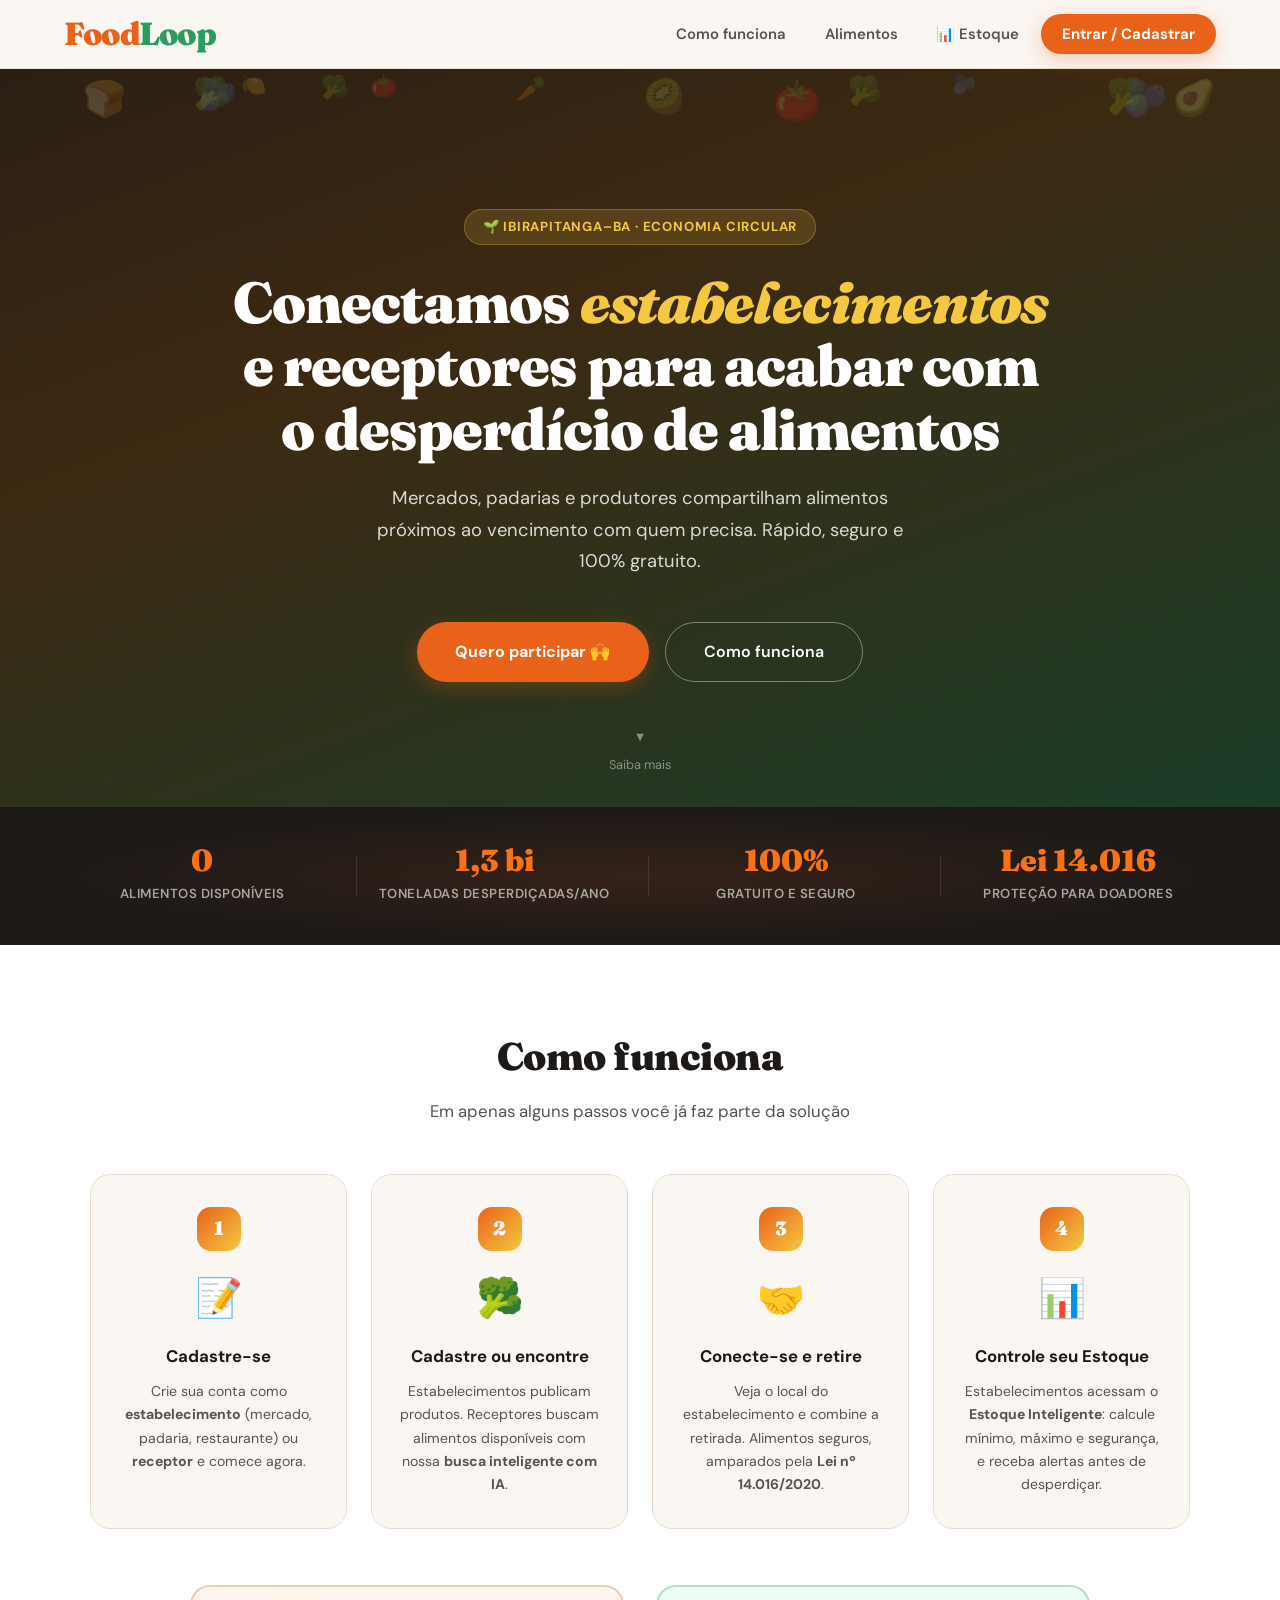
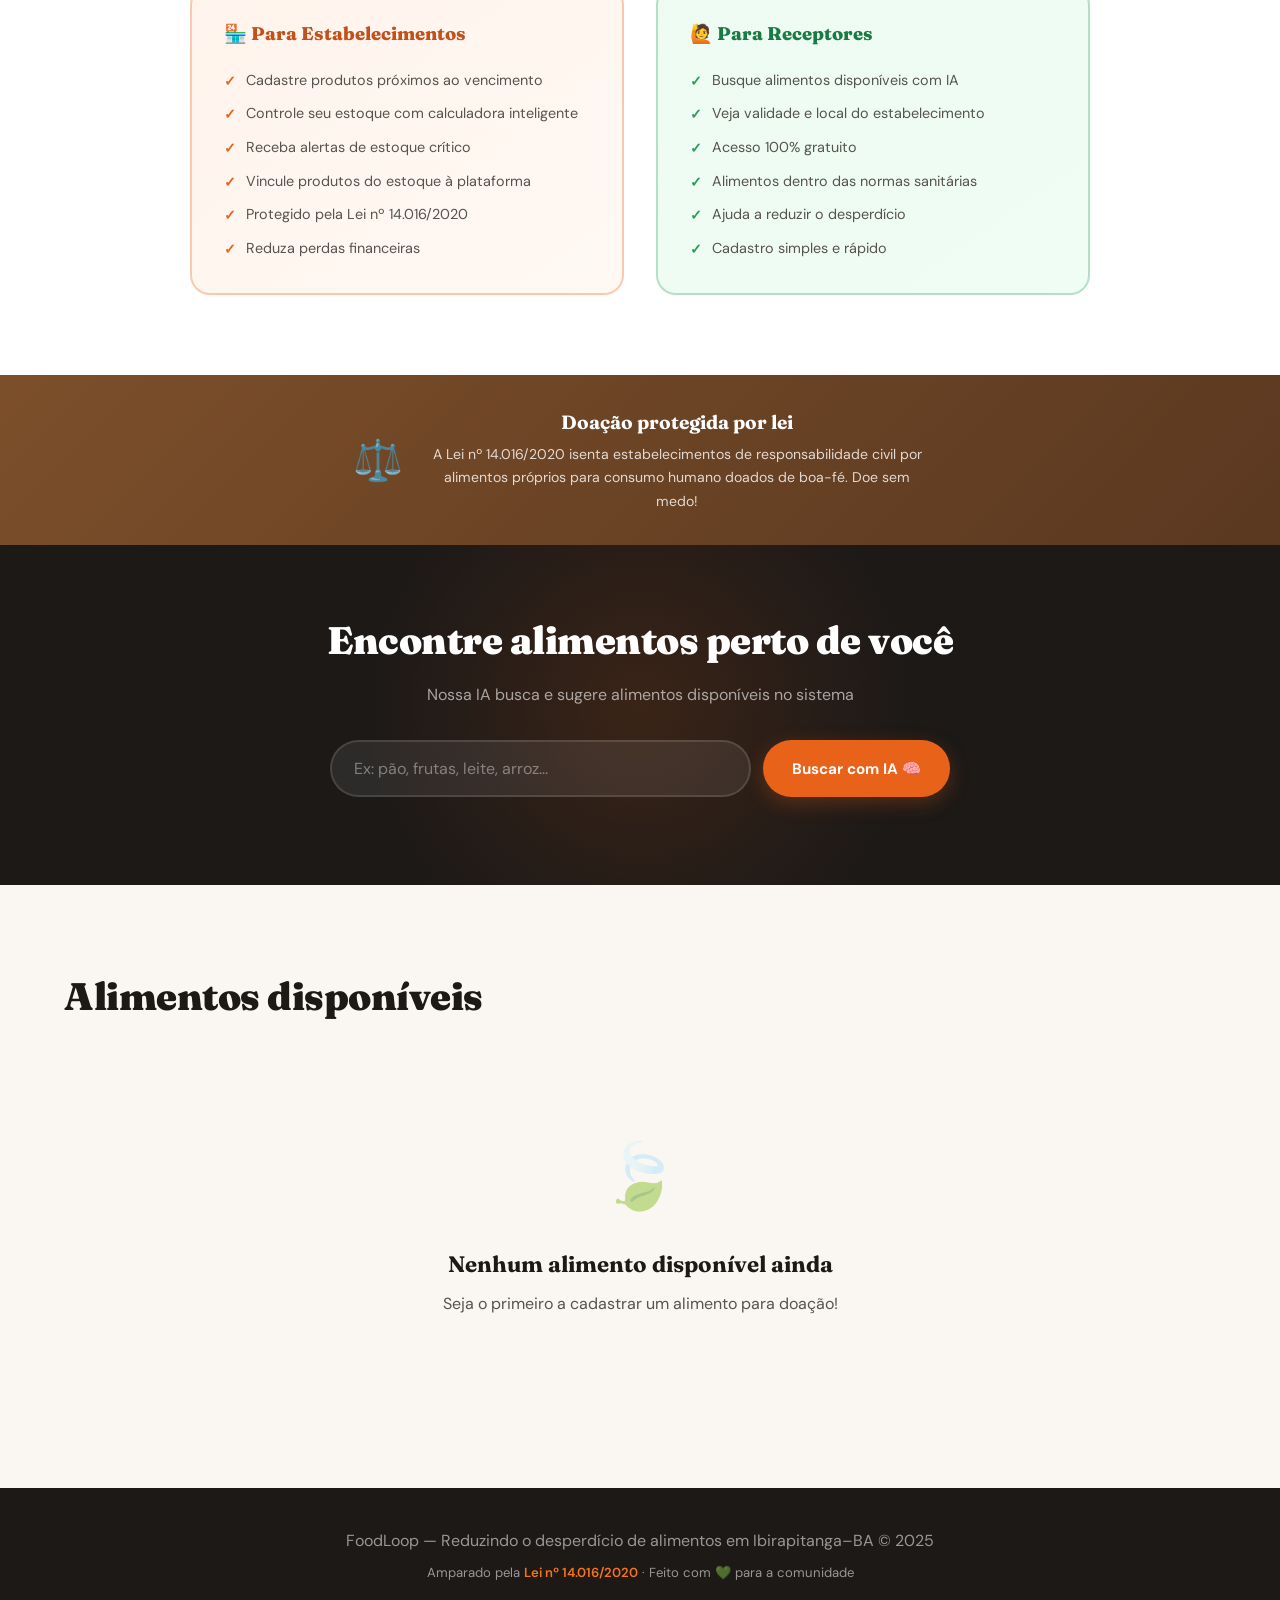
<file: index.html>
<!DOCTYPE html>
<html lang="pt-BR">
<head>
  <meta charset="UTF-8">
  <meta name="viewport" content="width=device-width, initial-scale=1.0">
  <title>FoodLoop — Conectando Alimentos, Evitando Desperdício</title>
  <meta name="description" content="Plataforma gratuita que conecta estabelecimentos e receptores de alimentos em Ibirapitanga-BA. Reduza o desperdício, ajude quem precisa.">
  <link rel="stylesheet" href="style.css">
</head>
<body>

  <header>
    <div class="logo">Food<span>Loop</span></div>
    <nav>
      <a href="#como-funciona">Como funciona</a>
      <a href="#alimentos">Alimentos</a>
      <a href="estoque.html">📊 Estoque</a>
      <span id="user-area"></span>
    </nav>
  </header>

  <main>

    <!-- HERO -->
    <section class="hero">
      <div class="hero-particles"></div>
      <div class="hero-content">
        <span class="hero-badge">🌱 Ibirapitanga–BA · Economia Circular</span>
        <h1>Conectamos <em>estabelecimentos</em> e receptores para acabar com o desperdício de alimentos</h1>
        <p>Mercados, padarias e produtores compartilham alimentos próximos ao vencimento com quem precisa. Rápido, seguro e 100% gratuito.</p>
        <div class="hero-btns">
          <a href="cadastro.html" class="btn-cta">Quero participar 🙌</a>
          <a href="#como-funciona" class="btn-cta-outline">Como funciona</a>
        </div>
      </div>
      <div class="hero-scroll-hint">
        <span>▼</span>
        <span>Saiba mais</span>
      </div>
    </section>

    <!-- STATS -->
    <div class="stats-strip">
      <div class="stat-item">
        <strong id="stat-alimentos">0</strong>
        <span>Alimentos disponíveis</span>
      </div>
      <div class="stat-item">
        <strong>1,3 bi</strong>
        <span>Toneladas desperdiçadas/ano</span>
      </div>
      <div class="stat-item">
        <strong>100%</strong>
        <span>Gratuito e seguro</span>
      </div>
      <div class="stat-item">
        <strong>Lei 14.016</strong>
        <span>Proteção para doadores</span>
      </div>
    </div>

    <!-- COMO FUNCIONA -->
    <section id="como-funciona">
      <h2>Como funciona</h2>
      <p class="secao-subtitulo">Em apenas alguns passos você já faz parte da solução</p>

      <div class="passos-grid">
        <div class="passo-card">
          <div class="passo-numero">1</div>
          <span class="passo-icon">📝</span>
          <h3>Cadastre-se</h3>
          <p>Crie sua conta como <strong>estabelecimento</strong> (mercado, padaria, restaurante) ou <strong>receptor</strong> e comece agora.</p>
        </div>
        <div class="passo-card">
          <div class="passo-numero">2</div>
          <span class="passo-icon">🥦</span>
          <h3>Cadastre ou encontre</h3>
          <p>Estabelecimentos publicam produtos. Receptores buscam alimentos disponíveis com nossa <strong>busca inteligente com IA</strong>.</p>
        </div>
        <div class="passo-card">
          <div class="passo-numero">3</div>
          <span class="passo-icon">🤝</span>
          <h3>Conecte-se e retire</h3>
          <p>Veja o local do estabelecimento e combine a retirada. Alimentos seguros, amparados pela <strong>Lei nº 14.016/2020</strong>.</p>
        </div>
        <div class="passo-card">
          <div class="passo-numero">4</div>
          <span class="passo-icon">📊</span>
          <h3>Controle seu Estoque</h3>
          <p>Estabelecimentos acessam o <strong>Estoque Inteligente</strong>: calcule mínimo, máximo e segurança, e receba alertas antes de desperdiçar.</p>
        </div>
      </div>

      <div class="tipo-uso">
        <div class="tipo-card doador">
          <h3>🏪 Para Estabelecimentos</h3>
          <ul>
            <li>Cadastre produtos próximos ao vencimento</li>
            <li>Controle seu estoque com calculadora inteligente</li>
            <li>Receba alertas de estoque crítico</li>
            <li>Vincule produtos do estoque à plataforma</li>
            <li>Protegido pela Lei nº 14.016/2020</li>
            <li>Reduza perdas financeiras</li>
          </ul>
        </div>
        <div class="tipo-card receptor">
          <h3>🙋 Para Receptores</h3>
          <ul>
            <li>Busque alimentos disponíveis com IA</li>
            <li>Veja validade e local do estabelecimento</li>
            <li>Acesso 100% gratuito</li>
            <li>Alimentos dentro das normas sanitárias</li>
            <li>Ajuda a reduzir o desperdício</li>
            <li>Cadastro simples e rápido</li>
          </ul>
        </div>
      </div>
    </section>

    <!-- LEI BANNER -->
    <div class="lei-banner">
      <span class="lei-icon">⚖️</span>
      <div>
        <h3>Doação protegida por lei</h3>
        <p>A Lei nº 14.016/2020 isenta estabelecimentos de responsabilidade civil por alimentos próprios para consumo humano doados de boa-fé. Doe sem medo!</p>
      </div>
    </div>

    <!-- BUSCA COM IA -->
    <section class="busca-ia">
      <h2>Encontre alimentos perto de você</h2>
      <p>Nossa IA busca e sugere alimentos disponíveis no sistema</p>
      <div class="search-box">
        <input type="text" id="busca" placeholder="Ex: pão, frutas, leite, arroz..." />
        <button id="btn-busca">Buscar com IA 🧠</button>
      </div>
      <div id="resultados-busca"></div>
    </section>

    <!-- ALIMENTOS DISPONÍVEIS -->
    <section id="alimentos">
      <div class="secao-header">
        <h2>Alimentos disponíveis</h2>
        <a href="cadastro-alimento.html" id="btn-cadastrar-alimento" class="btn-adicionar-alimento" style="display: none;">➕ Cadastrar Alimento</a>
      </div>
      <div id="lista-alimentos" class="grid-alimentos">
        <!-- Preenchido via JavaScript -->
      </div>
    </section>

  </main>

  <footer>
    <p>FoodLoop — Reduzindo o desperdício de alimentos em Ibirapitanga–BA &copy; 2025</p>
    <p style="margin-top:0.5rem;font-size:0.82rem;">Amparado pela <a href="#">Lei nº 14.016/2020</a> · Feito com 💚 para a comunidade</p>
  </footer>

  <script src="script.js"></script>
</body>
</html>
</file>
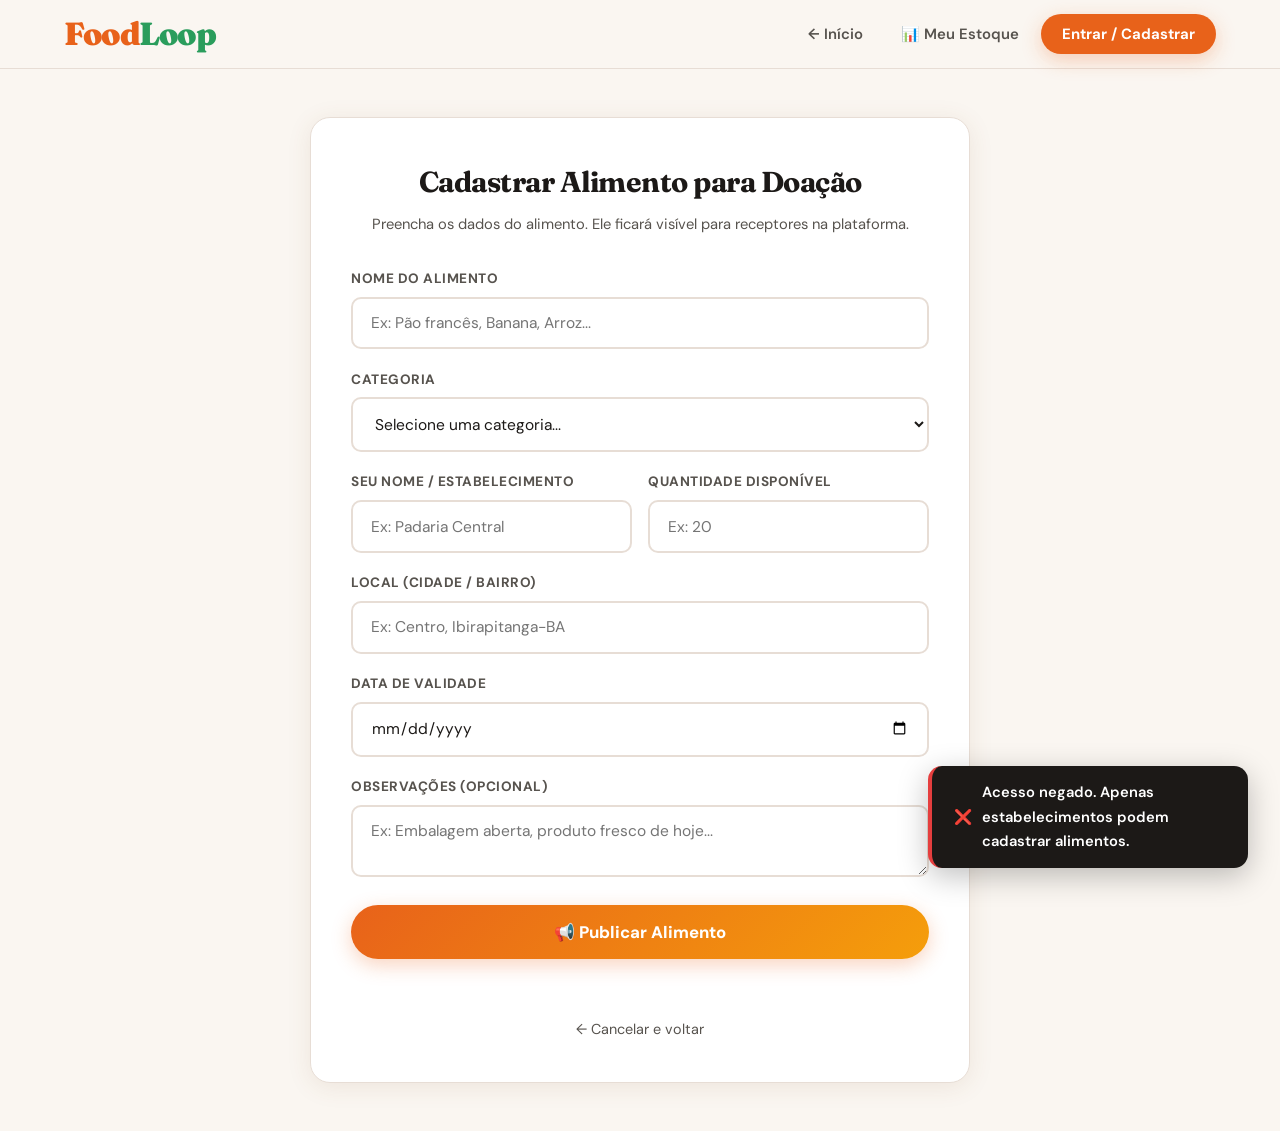
<file: cadastro-alimento.html>
<!DOCTYPE html>
<html lang="pt-BR">
<head>
  <meta charset="UTF-8">
  <meta name="viewport" content="width=device-width, initial-scale=1.0">
  <title>FoodLoop - Cadastrar Alimento</title>
  <link rel="stylesheet" href="style.css">
  <style>
    main {
      background: var(--creme);
      min-height: calc(100vh - 72px);
      padding: 3rem 1rem;
      display: flex;
      justify-content: center;
    }

    .form-card {
      background: var(--branco);
      border-radius: var(--radius);
      padding: 2.5rem;
      max-width: 660px;
      width: 100%;
      box-shadow: var(--sombra);
      border: 1.5px solid var(--borda);
      height: fit-content;
      animation: heroFadeUp 0.7s cubic-bezier(0.16, 1, 0.3, 1) both;
    }

    .form-card h2 {
      font-family: 'Fraunces', serif;
      font-size: 1.8rem;
      margin-bottom: 0.4rem;
      color: var(--cinza-escuro);
      text-align: center;
      letter-spacing: -0.5px;
    }

    .form-card > p {
      text-align: center;
      color: var(--cinza-medio);
      margin-bottom: 2rem;
      font-size: 0.92rem;
    }

    #aviso-estoque {
      display: none;
      background: var(--verde-claro);
      border: 1.5px solid rgba(42,157,92,0.25);
      border-radius: var(--radius-sm);
      padding: 1rem 1.2rem;
      margin-bottom: 1.5rem;
      font-size: 0.9rem;
      color: var(--cinza-medio);
      display: none;
      align-items: center;
      gap: 0.75rem;
      flex-wrap: wrap;
    }

    .btn-importar {
      background: var(--verde);
      color: white;
      border: none;
      padding: 0.4rem 1rem;
      border-radius: var(--radius-pill);
      cursor: pointer;
      font-size: 0.83rem;
      font-weight: 700;
      font-family: 'DM Sans', sans-serif;
      transition: all var(--transition);
      white-space: nowrap;
    }

    .btn-importar:hover {
      background: var(--verde-escuro);
      transform: translateY(-1px);
    }
  </style>
</head>
<body>

  <header>
    <div class="logo">Food<span>Loop</span></div>
    <nav>
      <a href="index.html">← Início</a>
      <a href="estoque.html">📊 Meu Estoque</a>
      <span id="user-area"></span>
    </nav>
  </header>

  <main>
    <div class="form-card">
      <h2>Cadastrar Alimento para Doação</h2>
      <p>Preencha os dados do alimento. Ele ficará visível para receptores na plataforma.</p>

      <div id="aviso-estoque">
        <span>💡 <strong>Dica:</strong> Você tem produtos no seu estoque!</span>
        <button class="btn-importar" onclick="abrirModalEstoque()">📦 Importar do Estoque</button>
      </div>

      <form id="form-alimento">
        <label for="nome-alimento">Nome do Alimento</label>
        <input type="text" id="nome-alimento" name="nome-alimento" placeholder="Ex: Pão francês, Banana, Arroz..." required>

        <label for="categoria">Categoria</label>
        <select id="categoria" name="categoria">
          <option value="">Selecione uma categoria...</option>
          <option value="🍞 Padaria">🍞 Padaria / Panificados</option>
          <option value="🥦 Hortifruti">🥦 Hortifruti / Vegetais</option>
          <option value="🍎 Frutas">🍎 Frutas</option>
          <option value="🥛 Laticínios">🥛 Laticínios</option>
          <option value="🥩 Proteínas">🥩 Carnes / Proteínas</option>
          <option value="🍚 Grãos">🍚 Grãos / Cereais</option>
          <option value="🧃 Bebidas">🧃 Bebidas</option>
          <option value="🥡 Outros">🥡 Outros</option>
        </select>

        <div class="form-row">
          <div>
            <label for="doador-alimento">Seu nome / estabelecimento</label>
            <input type="text" id="doador-alimento" name="doador-alimento" placeholder="Ex: Padaria Central" required>
          </div>
          <div>
            <label for="quantidade-alimento">Quantidade disponível</label>
            <input type="number" id="quantidade-alimento" name="quantidade-alimento" placeholder="Ex: 20" min="1">
          </div>
        </div>

        <label for="local-alimento">Local (cidade / bairro)</label>
        <input type="text" id="local-alimento" name="local-alimento" placeholder="Ex: Centro, Ibirapitanga-BA" required>

        <label for="validade-alimento">Data de validade</label>
        <input type="date" id="validade-alimento" name="validade-alimento" required>

        <label for="obs-alimento">Observações (opcional)</label>
        <textarea id="obs-alimento" name="obs-alimento" rows="2" placeholder="Ex: Embalagem aberta, produto fresco de hoje..." style="resize:vertical;"></textarea>

        <button type="submit">📢 Publicar Alimento</button>
      </form>

      <div id="mensagem-alimento"></div>
      <a href="index.html" class="link-voltar">← Cancelar e voltar</a>
    </div>
  </main>

  <!-- Modal importar do estoque -->
  <div id="modal-estoque" class="modal-overlay">
    <div class="modal">
      <button class="modal-fechar" onclick="fecharModalEstoque()">✕</button>
      <h3>📦 Importar do Estoque</h3>
      <p style="color:var(--cinza-medio);font-size:0.9rem;margin-bottom:1.5rem;">Selecione um produto para preencher o formulário automaticamente.</p>
      <div id="lista-estoque-modal"></div>
    </div>
  </div>

  <script src="script.js"></script>
  <script>
    // Verificar se o usuário é estabelecimento (doador), senão redirecionar
    const tipoUsuario = localStorage.getItem('foodloop_user_tipo');
    if (tipoUsuario !== 'doador') {
      mostrarToast('Acesso negado. Apenas estabelecimentos podem cadastrar alimentos.', 'erro');
      setTimeout(() => { window.location.href = 'index.html'; }, 2000);
    }

    document.getElementById('validade-alimento').min = new Date().toISOString().split('T')[0];

    const usuario = localStorage.getItem('foodloop_user');
    const userLocal = localStorage.getItem('foodloop_user_local');
    if (usuario) document.getElementById('doador-alimento').value = usuario;
    if (userLocal) document.getElementById('local-alimento').value = userLocal;

    const estoque = JSON.parse(localStorage.getItem('foodloop_estoque')) || [];
    if (estoque.length > 0) {
      document.getElementById('aviso-estoque').style.display = 'flex';
    }

    function abrirModalEstoque() {
      const estoqueAtual = JSON.parse(localStorage.getItem('foodloop_estoque')) || [];
      const lista = document.getElementById('lista-estoque-modal');

      if (estoqueAtual.length === 0) {
        lista.innerHTML = '<p style="color:var(--cinza-medio);text-align:center;padding:1rem;">Nenhum produto no estoque.</p>';
      } else {
        lista.innerHTML = estoqueAtual.map(p => `
          <div onclick="importarProduto(${p.id})" style="cursor:pointer;padding:0.9rem 1rem;border:2px solid var(--borda);border-radius:var(--radius-sm);margin-bottom:0.6rem;transition:all 0.2s;display:flex;justify-content:space-between;align-items:center;" onmouseover="this.style.borderColor='var(--laranja)';this.style.background='var(--laranja-claro)'" onmouseout="this.style.borderColor='var(--borda)';this.style.background='white'">
            <div>
              <strong>${p.nome}</strong>
              <span style="display:block;font-size:0.82rem;color:var(--cinza-medio);">${p.quantidade} unidades disponíveis</span>
            </div>
            <span style="font-size:1.4rem;">${window.emojiAlimento ? window.emojiAlimento(p.nome) : '🥡'}</span>
          </div>
        `).join('');
      }

      document.getElementById('modal-estoque').classList.add('aberto');
    }

    function fecharModalEstoque() {
      document.getElementById('modal-estoque').classList.remove('aberto');
    }

    function importarProduto(id) {
      const estoqueAtual = JSON.parse(localStorage.getItem('foodloop_estoque')) || [];
      const produto = estoqueAtual.find(p => p.id === id);
      if (produto) {
        document.getElementById('nome-alimento').value = produto.nome;
        if (produto.quantidade) document.getElementById('quantidade-alimento').value = produto.quantidade;
        fecharModalEstoque();
        mostrarToast(`"${produto.nome}" importado do estoque!`, 'sucesso');
      }
    }

    document.getElementById('modal-estoque').addEventListener('click', function (e) {
      if (e.target === this) fecharModalEstoque();
    });

    document.getElementById('form-alimento').addEventListener('submit', function (e) {
      e.preventDefault();

      const nome = document.getElementById('nome-alimento').value.trim();
      const doador = document.getElementById('doador-alimento').value.trim();
      const local = document.getElementById('local-alimento').value.trim();
      const validade = document.getElementById('validade-alimento').value;
      const categoria = document.getElementById('categoria').value;
      const quantidade = document.getElementById('quantidade-alimento').value;
      const obs = document.getElementById('obs-alimento').value.trim();

      const novoAlimento = {
        id: Date.now(),
        nome, doador, local, validade, categoria,
        quantidade: quantidade ? parseInt(quantidade) : null,
        obs,
        criadoEm: new Date().toISOString()
      };

      const alimentos = JSON.parse(localStorage.getItem('foodloop_alimentos')) || [];
      alimentos.unshift(novoAlimento);
      localStorage.setItem('foodloop_alimentos', JSON.stringify(alimentos));

      const msg = document.getElementById('mensagem-alimento');
      msg.textContent = '✅ Alimento publicado com sucesso! Redirecionando...';
      msg.style.color = 'var(--verde)';

      setTimeout(() => { window.location.href = 'index.html'; }, 1400);
    });
  </script>
</body>
</html>
</file>
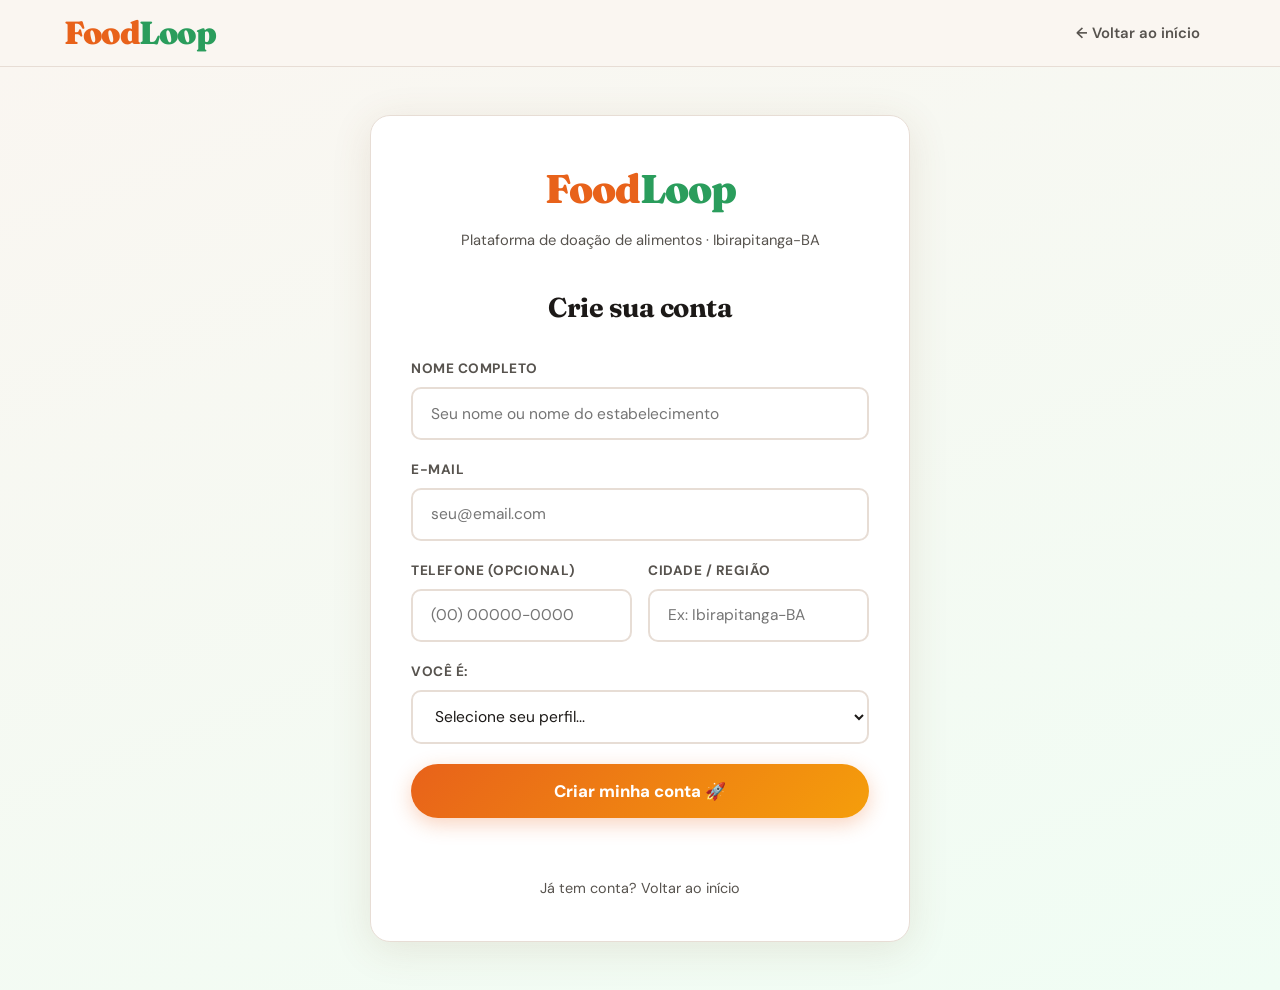
<file: cadastro.html>
<!DOCTYPE html>
<html lang="pt-BR">
<head>
  <meta charset="UTF-8">
  <meta name="viewport" content="width=device-width, initial-scale=1.0">
  <title>FoodLoop - Cadastro</title>
  <link rel="stylesheet" href="style.css">
  <style>
    main {
      background: linear-gradient(160deg, var(--creme) 0%, #f0fdf4 100%);
      min-height: calc(100vh - 72px);
      display: flex;
      align-items: center;
      justify-content: center;
      padding: 3rem 1rem;
    }

    .cadastro-card {
      background: var(--branco);
      border-radius: var(--radius);
      padding: 2.5rem;
      max-width: 540px;
      width: 100%;
      box-shadow: 0 8px 40px rgba(124,79,42,0.12);
      border: 1.5px solid var(--borda);
      animation: heroFadeUp 0.7s cubic-bezier(0.16, 1, 0.3, 1) both;
    }

    .cadastro-logo {
      text-align: center;
      font-family: 'Fraunces', serif;
      font-size: 2.5rem;
      font-weight: 900;
      color: var(--laranja);
      margin-bottom: 0.4rem;
      letter-spacing: -1px;
    }

    .cadastro-logo span { color: var(--verde); }

    .cadastro-sub {
      text-align: center;
      color: var(--cinza-medio);
      font-size: 0.92rem;
      margin-bottom: 2rem;
    }

    .cadastro-card h2 {
      font-family: 'Fraunces', serif;
      font-size: 1.7rem;
      color: var(--cinza-escuro);
      text-align: center;
      margin-bottom: 1.8rem;
      letter-spacing: -0.5px;
    }

    #info-tipo {
      display: none;
      margin-bottom: 1.2rem;
      padding: 0.9rem 1rem;
      border-radius: var(--radius-sm);
      font-size: 0.88rem;
      color: var(--cinza-medio);
      animation: fadeSlide 0.3s ease;
    }
  </style>
</head>
<body>

  <header>
    <div class="logo">Food<span>Loop</span></div>
    <nav>
      <a href="index.html">← Voltar ao início</a>
    </nav>
  </header>

  <main>
    <div class="cadastro-card">
      <div class="cadastro-logo">Food<span>Loop</span></div>
      <p class="cadastro-sub">Plataforma de doação de alimentos · Ibirapitanga-BA</p>

      <h2>Crie sua conta</h2>

      <form id="form-cadastro">
        <label for="nome">Nome completo</label>
        <input type="text" id="nome" name="nome" placeholder="Seu nome ou nome do estabelecimento" required autocomplete="name">

        <label for="email">E-mail</label>
        <input type="email" id="email" name="email" placeholder="seu@email.com" required autocomplete="email">

        <div class="form-row">
          <div>
            <label for="telefone">Telefone (opcional)</label>
            <input type="tel" id="telefone" name="telefone" placeholder="(00) 00000-0000" autocomplete="tel">
          </div>
          <div>
            <label for="endereco">Cidade / Região</label>
            <input type="text" id="endereco" name="endereco" placeholder="Ex: Ibirapitanga-BA" required>
          </div>
        </div>

        <label for="tipo">Você é:</label>
        <select id="tipo" name="tipo" required>
          <option value="">Selecione seu perfil...</option>
          <option value="doador">🏪 Estabelecimento — Mercado, padaria, restaurante ou produtor</option>
          <option value="receptor">🙋 Receptor — Pessoa física que deseja receber alimentos</option>
        </select>

        <div id="info-tipo"></div>

        <button type="submit">Criar minha conta 🚀</button>
      </form>

      <div id="mensagem-cadastro"></div>
      <a href="index.html" class="link-voltar">Já tem conta? Voltar ao início</a>
    </div>
  </main>

  <script src="script.js"></script>
  <script>
    document.getElementById('tipo').addEventListener('change', function () {
      const info = document.getElementById('info-tipo');
      if (this.value === 'doador') {
        info.style.display = 'block';
        info.style.background = 'var(--laranja-claro)';
        info.style.borderLeft = '4px solid var(--laranja)';
        info.innerHTML = '🏪 <strong>Estabelecimentos</strong> podem cadastrar alimentos para doação e acessar o Controle de Estoque Inteligente. Você é protegido pela <strong>Lei nº 14.016/2020</strong>.';
      } else if (this.value === 'receptor') {
        info.style.display = 'block';
        info.style.background = 'var(--verde-claro)';
        info.style.borderLeft = '4px solid var(--verde)';
        info.innerHTML = '🙋 <strong>Receptores</strong> podem buscar e solicitar alimentos disponíveis próximos ao vencimento, de forma 100% gratuita.';
      } else {
        info.style.display = 'none';
      }
    });

    document.getElementById('form-cadastro').addEventListener('submit', function (e) {
      e.preventDefault();
      const nome = document.getElementById('nome').value.trim();
      const email = document.getElementById('email').value.trim();
      const telefone = document.getElementById('telefone').value.trim();
      const endereco = document.getElementById('endereco').value.trim();
      const tipo = document.getElementById('tipo').value;

      // Salvar usuário na lista global
      let usuarios = JSON.parse(localStorage.getItem('foodloop_usuarios')) || [];
      const existe = usuarios.find(u => u.email === email);
      if (!existe) {
        usuarios.push({ nome, email, telefone, endereco, tipo, criadoEm: new Date().toISOString() });
        localStorage.setItem('foodloop_usuarios', JSON.stringify(usuarios));
      } else {
        // Atualizar dados se já existir (caso o usuário esteja refazendo cadastro)
        Object.assign(existe, { nome, telefone, endereco, tipo });
        localStorage.setItem('foodloop_usuarios', JSON.stringify(usuarios));
      }

      localStorage.setItem('foodloop_user', nome);
      localStorage.setItem('foodloop_user_tipo', tipo);
      localStorage.setItem('foodloop_user_local', endereco);

      const msg = document.getElementById('mensagem-cadastro');
      msg.textContent = '✅ Conta criada com sucesso! Redirecionando...';
      msg.style.color = 'var(--verde)';

      setTimeout(() => {
        window.location.href = tipo === 'doador' ? 'cadastro-alimento.html' : 'index.html';
      }, 1400);
    });
  </script>
</body>
</html>
</file>
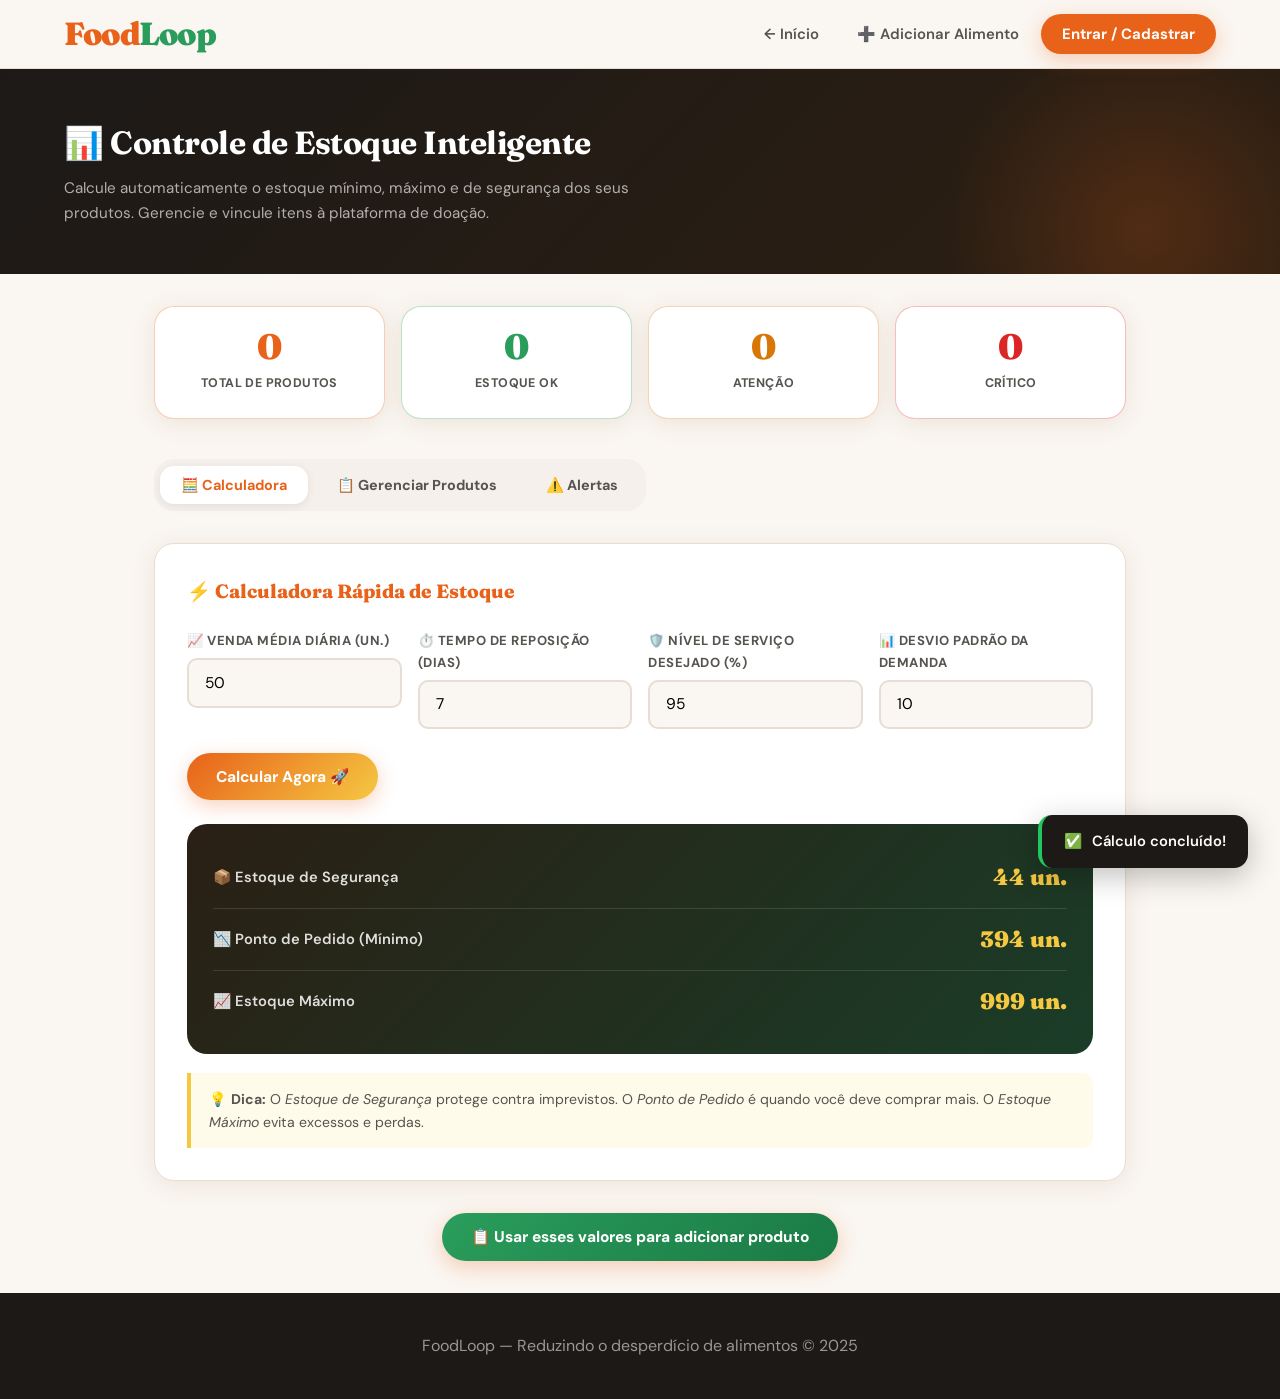
<file: estoque.html>
<!DOCTYPE html>
<html lang="pt-BR">
<head>
  <meta charset="UTF-8">
  <meta name="viewport" content="width=device-width, initial-scale=1.0">
  <title>FoodLoop - Controle de Estoque</title>
  <link rel="stylesheet" href="style.css">
</head>
<body>

  <header>
    <div class="logo">Food<span>Loop</span></div>
    <nav>
      <a href="index.html">← Início</a>
      <a href="cadastro-alimento.html">➕ Adicionar Alimento</a>
      <span id="user-area"></span>
    </nav>
  </header>

  <div class="estoque-hero">
    <h1>📊 Controle de Estoque Inteligente</h1>
    <p>Calcule automaticamente o estoque mínimo, máximo e de segurança dos seus produtos. Gerencie e vincule itens à plataforma de doação.</p>
  </div>

  <main>
    <div class="estoque-container">

      <!-- Resumo -->
      <div class="resumo-grid" id="resumo-grid">
        <div class="resumo-card total">
          <span class="resumo-num" id="res-total">0</span>
          <span class="resumo-label">Total de produtos</span>
        </div>
        <div class="resumo-card ok">
          <span class="resumo-num" id="res-ok">0</span>
          <span class="resumo-label">Estoque OK</span>
        </div>
        <div class="resumo-card atencao">
          <span class="resumo-num" id="res-atencao">0</span>
          <span class="resumo-label">Atenção</span>
        </div>
        <div class="resumo-card critico">
          <span class="resumo-num" id="res-critico">0</span>
          <span class="resumo-label">Crítico</span>
        </div>
      </div>

      <!-- Abas -->
      <div class="abas-estoque">
        <button class="aba-btn ativo" data-aba="calculadora">🧮 Calculadora</button>
        <button class="aba-btn" data-aba="gerenciar">📋 Gerenciar Produtos</button>
        <button class="aba-btn" data-aba="alertas">⚠️ Alertas</button>
      </div>

      <!-- ABA: CALCULADORA -->
      <div id="calculadora" class="aba-conteudo ativo">
        <div class="calculadora-card">
          <h3>⚡ Calculadora Rápida de Estoque</h3>
          <div class="grid-campos">
            <div class="campo">
              <label>📈 Venda Média Diária (un.)</label>
              <input type="number" id="venda-media" placeholder="Ex: 50" step="1" value="50">
            </div>
            <div class="campo">
              <label>⏱️ Tempo de Reposição (dias)</label>
              <input type="number" id="tempo-reposicao" placeholder="Ex: 7" step="1" value="7">
            </div>
            <div class="campo">
              <label>🛡️ Nível de Serviço Desejado (%)</label>
              <input type="number" id="nivel-servico" placeholder="Ex: 95" step="1" value="95" min="50" max="99.9">
            </div>
            <div class="campo">
              <label>📊 Desvio Padrão da Demanda</label>
              <input type="number" id="desvio-padrao" placeholder="Ex: 10" step="1" value="10">
            </div>
          </div>

          <button class="btn-estoque-adicionar" onclick="calcularEstoque()">Calcular Agora 🚀</button>

          <div id="resultado-calculadora" class="resultado-estoque" style="margin-top:1.5rem;">
            <div class="resultado-item">
              <span class="resultado-label">📦 Estoque de Segurança</span>
              <span class="resultado-valor" id="estoque-seguranca">—</span>
            </div>
            <div class="resultado-item">
              <span class="resultado-label">📉 Ponto de Pedido (Mínimo)</span>
              <span class="resultado-valor" id="estoque-minimo">—</span>
            </div>
            <div class="resultado-item">
              <span class="resultado-label">📈 Estoque Máximo</span>
              <span class="resultado-valor" id="estoque-maximo">—</span>
            </div>
          </div>

          <div class="dica">
            💡 <strong>Dica:</strong> O <em>Estoque de Segurança</em> protege contra imprevistos. O <em>Ponto de Pedido</em> é quando você deve comprar mais. O <em>Estoque Máximo</em> evita excessos e perdas.
          </div>
        </div>

        <div style="text-align:center;margin-top:1rem;">
          <button class="btn-estoque-adicionar" onclick="usarResultadoNaGerenciar()" style="background:linear-gradient(135deg,var(--verde),var(--verde-escuro));">
            📋 Usar esses valores para adicionar produto
          </button>
        </div>
      </div>

      <!-- ABA: GERENCIAR -->
      <div id="gerenciar" class="aba-conteudo">
        <div class="calculadora-card">
          <h3>➕ Adicionar Produto ao Estoque</h3>
          <div class="grid-campos">
            <div class="campo">
              <label>Nome do Produto</label>
              <input type="text" id="produto-nome" placeholder="Ex: Arroz Tipo 1">
            </div>
            <div class="campo">
              <label>Quantidade Atual</label>
              <input type="number" id="produto-quantidade" placeholder="0" min="0">
            </div>
            <div class="campo">
              <label>Estoque Mínimo</label>
              <input type="number" id="produto-minimo" placeholder="0" min="0">
            </div>
            <div class="campo">
              <label>Estoque Máximo</label>
              <input type="number" id="produto-maximo" placeholder="0" min="0">
            </div>
            <div class="campo">
              <label>Estoque de Segurança</label>
              <input type="number" id="produto-seguranca" placeholder="0" min="0">
            </div>
          </div>
          <button class="btn-estoque-adicionar" onclick="adicionarProduto()">➕ Adicionar Produto</button>
        </div>

        <div class="tabela-estoque">
          <h3 style="margin-bottom:1rem;font-size:1.05rem;font-weight:800;color:var(--cinza-escuro);font-family:'Fraunces',serif;">📋 Produtos Cadastrados</h3>
          <table id="tabela-produtos">
            <thead>
              <tr>
                <th>Produto</th>
                <th>Quantidade</th>
                <th>Mínimo</th>
                <th>Máximo</th>
                <th>Segurança</th>
                <th>Status</th>
                <th>Ações</th>
              </tr>
            </thead>
            <tbody id="lista-produtos">
              <tr><td colspan="7" style="text-align:center;color:var(--cinza-medio);padding:2.5rem;">Nenhum produto cadastrado ainda</td></tr>
            </tbody>
          </table>
        </div>
      </div>

      <!-- ABA: ALERTAS -->
      <div id="alertas" class="aba-conteudo">
        <div class="calculadora-card">
          <h3>⚠️ Produtos com Estoque Crítico</h3>
          <div id="alertas-container">
            <div class="alerta-estoque alerta-ok">✅ Todos os produtos estão dentro dos níveis ideais!</div>
          </div>
        </div>

        <div class="calculadora-card" style="margin-top:1.5rem;">
          <h3>📢 Vincular ao FoodLoop</h3>
          <p style="color:var(--cinza-medio);font-size:0.9rem;margin-bottom:1.2rem;">
            Produtos com estoque acima do mínimo podem ser publicados como doação na plataforma.
          </p>
          <div id="vincular-container">
            <p style="color:var(--cinza-medio);text-align:center;padding:1rem;">Adicione produtos ao estoque para vinculá-los.</p>
          </div>
        </div>
      </div>

    </div>
  </main>

  <footer>
    <p>FoodLoop — Reduzindo o desperdício de alimentos &copy; 2025</p>
  </footer>

  <!-- Modal editar produto -->
  <div id="modal-editar" class="modal-overlay">
    <div class="modal modal-editar">
      <button class="modal-fechar" onclick="fecharModalEditar()">✕</button>
      <h3>✏️ Editar Produto</h3>
      <input type="hidden" id="editar-id">
      <label>Nome</label>
      <input type="text" id="editar-nome" placeholder="Nome do produto">
      <label>Quantidade Atual</label>
      <input type="number" id="editar-quantidade" min="0">
      <label>Estoque Mínimo</label>
      <input type="number" id="editar-minimo" min="0">
      <label>Estoque Máximo</label>
      <input type="number" id="editar-maximo" min="0">
      <label>Estoque de Segurança</label>
      <input type="number" id="editar-seguranca" min="0">
      <div class="modal-footer">
        <button class="btn-modal-cancelar" onclick="fecharModalEditar()">Cancelar</button>
        <button class="btn-modal-salvar" onclick="salvarEdicao()">Salvar ✓</button>
      </div>
    </div>
  </div>

  <script src="script.js"></script>
  <script>
    let produtos = JSON.parse(localStorage.getItem('foodloop_estoque')) || [];

    function calcularFatorZ(ns) {
      if (ns >= 99.9) return 3.09;
      if (ns >= 99) return 2.33;
      if (ns >= 98) return 2.05;
      if (ns >= 97) return 1.88;
      if (ns >= 96) return 1.75;
      if (ns >= 95) return 1.65;
      if (ns >= 90) return 1.28;
      if (ns >= 85) return 1.04;
      if (ns >= 80) return 0.84;
      return 0.5;
    }

    function calcularEstoque() {
      const vendaMedia = parseFloat(document.getElementById('venda-media').value) || 0;
      const tempoReposicao = parseFloat(document.getElementById('tempo-reposicao').value) || 0;
      const nivelServico = parseFloat(document.getElementById('nivel-servico').value) || 95;
      const desvioPadrao = parseFloat(document.getElementById('desvio-padrao').value) || 0;

      const fatorZ = calcularFatorZ(nivelServico);
      const estoqueSeguranca = Math.ceil(fatorZ * desvioPadrao * Math.sqrt(tempoReposicao));
      const estoqueMinimo = Math.ceil(vendaMedia * tempoReposicao + estoqueSeguranca);
      const loteEconomico = vendaMedia > 0 ? Math.ceil(Math.sqrt(2 * vendaMedia * 365 * 50 / 5)) : 0;
      const estoqueMaximo = Math.ceil(estoqueMinimo + loteEconomico);

      document.getElementById('estoque-seguranca').textContent = estoqueSeguranca + ' un.';
      document.getElementById('estoque-minimo').textContent = estoqueMinimo + ' un.';
      document.getElementById('estoque-maximo').textContent = estoqueMaximo + ' un.';

      window._ultimoCalculo = { estoqueSeguranca, estoqueMinimo, estoqueMaximo };
      mostrarToast('Cálculo concluído!', 'sucesso', 2000);
    }

    function usarResultadoNaGerenciar() {
      if (!window._ultimoCalculo) calcularEstoque();
      const c = window._ultimoCalculo;
      document.getElementById('produto-minimo').value = c.estoqueMinimo;
      document.getElementById('produto-maximo').value = c.estoqueMaximo;
      document.getElementById('produto-seguranca').value = c.estoqueSeguranca;
      document.querySelector('[data-aba="gerenciar"]').click();
      document.getElementById('produto-nome').focus();
      mostrarToast('Valores copiados para o formulário!', 'info');
    }

    function adicionarProduto() {
      const nome = document.getElementById('produto-nome').value.trim();
      if (!nome) {
        mostrarToast('Informe o nome do produto!', 'erro');
        return;
      }

      const produto = {
        id: Date.now(),
        nome,
        quantidade: parseInt(document.getElementById('produto-quantidade').value) || 0,
        minimo: parseInt(document.getElementById('produto-minimo').value) || 0,
        maximo: parseInt(document.getElementById('produto-maximo').value) || 0,
        seguranca: parseInt(document.getElementById('produto-seguranca').value) || 0
      };

      produtos.push(produto);
      salvarProdutos();
      atualizarTabela();
      atualizarAlertas();
      atualizarVincular();
      atualizarResumo();

      ['produto-nome','produto-quantidade','produto-minimo','produto-maximo','produto-seguranca'].forEach(id => {
        document.getElementById(id).value = '';
      });

      mostrarToast(`"${nome}" adicionado ao estoque!`, 'sucesso');
    }

    function removerProduto(id) {
      const p = produtos.find(x => x.id === id);
      if (!confirm(`Remover "${p?.nome || 'este produto'}" do estoque?`)) return;
      produtos = produtos.filter(p => p.id !== id);
      salvarProdutos();
      atualizarTabela();
      atualizarAlertas();
      atualizarVincular();
      atualizarResumo();
      mostrarToast('Produto removido.', 'info', 2000);
    }

    function abrirModalEditar(id) {
      const p = produtos.find(x => x.id === id);
      if (!p) return;
      document.getElementById('editar-id').value = id;
      document.getElementById('editar-nome').value = p.nome;
      document.getElementById('editar-quantidade').value = p.quantidade;
      document.getElementById('editar-minimo').value = p.minimo;
      document.getElementById('editar-maximo').value = p.maximo;
      document.getElementById('editar-seguranca').value = p.seguranca;
      document.getElementById('modal-editar').classList.add('aberto');
    }

    function fecharModalEditar() {
      document.getElementById('modal-editar').classList.remove('aberto');
    }

    function salvarEdicao() {
      const id = parseInt(document.getElementById('editar-id').value);
      const p = produtos.find(x => x.id === id);
      if (!p) return;

      p.nome = document.getElementById('editar-nome').value.trim() || p.nome;
      p.quantidade = parseInt(document.getElementById('editar-quantidade').value) || 0;
      p.minimo = parseInt(document.getElementById('editar-minimo').value) || 0;
      p.maximo = parseInt(document.getElementById('editar-maximo').value) || 0;
      p.seguranca = parseInt(document.getElementById('editar-seguranca').value) || 0;

      salvarProdutos();
      atualizarTabela();
      atualizarAlertas();
      atualizarVincular();
      atualizarResumo();
      fecharModalEditar();
      mostrarToast('Produto atualizado!', 'sucesso');
    }

    function salvarProdutos() {
      localStorage.setItem('foodloop_estoque', JSON.stringify(produtos));
    }

    function getStatus(p) {
      if (p.quantidade <= p.seguranca) return { texto: '🔴 Abaixo do Segurança', cls: 'status-baixo', nivel: 'critico' };
      if (p.quantidade <= p.minimo) return { texto: '🟡 Mínimo Atingido', cls: 'status-atencao', nivel: 'atencao' };
      if (p.quantidade >= p.maximo) return { texto: '✅ No Máximo', cls: 'status-ok', nivel: 'ok' };
      return { texto: '✅ OK', cls: 'status-ok', nivel: 'ok' };
    }

    function atualizarTabela() {
      const tbody = document.getElementById('lista-produtos');
      if (produtos.length === 0) {
        tbody.innerHTML = '<tr><td colspan="7" style="text-align:center;color:var(--cinza-medio);padding:2.5rem;">Nenhum produto cadastrado</td></tr>';
        return;
      }

      tbody.innerHTML = produtos.map(p => {
        const s = getStatus(p);
        return `
          <tr>
            <td><strong>${p.nome}</strong></td>
            <td>${p.quantidade} un.</td>
            <td>${p.minimo} un.</td>
            <td>${p.maximo} un.</td>
            <td>${p.seguranca} un.</td>
            <td class="${s.cls}">${s.texto}</td>
            <td style="white-space:nowrap;">
              <button class="btn-acao" onclick="abrirModalEditar(${p.id})">✏️ Editar</button>
              <button class="btn-acao btn-danger" onclick="removerProduto(${p.id})">🗑️</button>
            </td>
          </tr>
        `;
      }).join('');
    }

    function atualizarAlertas() {
      const container = document.getElementById('alertas-container');
      const criticos = produtos.filter(p => p.quantidade <= p.seguranca);
      const atencao = produtos.filter(p => p.quantidade > p.seguranca && p.quantidade <= p.minimo);

      if (criticos.length === 0 && atencao.length === 0) {
        container.innerHTML = '<div class="alerta-estoque alerta-ok">✅ Todos os produtos estão dentro dos níveis ideais!</div>';
        return;
      }

      let html = '';

      if (criticos.length > 0) {
        html += `<div class="alerta-estoque">
          <strong>🔴 URGENTE — Abaixo do Estoque de Segurança:</strong><br><br>
          ${criticos.map(p => `• <strong>${p.nome}</strong>: ${p.quantidade} un. (segurança: ${p.seguranca} un.)`).join('<br>')}
        </div>`;
      }

      if (atencao.length > 0) {
        html += `<div class="alerta-estoque alerta-atencao">
          <strong>🟡 ATENÇÃO — Estoque Mínimo Atingido:</strong><br><br>
          ${atencao.map(p => `• <strong>${p.nome}</strong>: ${p.quantidade} un. (mínimo: ${p.minimo} un.)`).join('<br>')}
        </div>`;
      }

      container.innerHTML = html;
    }

    function atualizarVincular() {
      const container = document.getElementById('vincular-container');
      const disponiveis = produtos.filter(p => p.quantidade > p.minimo);

      if (disponiveis.length === 0) {
        container.innerHTML = '<p style="color:var(--cinza-medio);text-align:center;padding:1rem;">Nenhum produto acima do estoque mínimo disponível para vincular.</p>';
        return;
      }

      container.innerHTML = disponiveis.map(p => `
        <div class="vincular-estoque">
          <div>
            <strong>${p.nome}</strong>
            <span style="display:block;font-size:0.85rem;color:var(--cinza-medio);">${p.quantidade} un. disponíveis</span>
          </div>
          <button class="btn-vincular" onclick="vincularAlimento(${p.id})">
            📢 Publicar como doação
          </button>
        </div>
      `).join('');
    }

    function vincularAlimento(id) {
      const p = produtos.find(x => x.id === id);
      if (!p) return;

      const alimentos = JSON.parse(localStorage.getItem('foodloop_alimentos')) || [];
      const jaPublicado = alimentos.some(a => a.estoqueId === id);

      if (jaPublicado) {
        mostrarToast(`"${p.nome}" já está publicado na plataforma!`, 'info');
        return;
      }

      const usuario = localStorage.getItem('foodloop_user') || 'Estabelecimento';
      const validade = new Date();
      validade.setDate(validade.getDate() + 7);
      const validadeStr = validade.toISOString().split('T')[0];

      const novoAlimento = {
        id: Date.now(),
        estoqueId: id,
        nome: p.nome,
        doador: usuario,
        local: localStorage.getItem('foodloop_user_local') || 'Ibirapitanga-BA',
        validade: validadeStr,
        quantidade: p.quantidade,
        criadoEm: new Date().toISOString()
      };

      alimentos.unshift(novoAlimento);
      localStorage.setItem('foodloop_alimentos', JSON.stringify(alimentos));
      mostrarToast(`"${p.nome}" publicado como doação! Validade padrão: 7 dias.`, 'sucesso', 4000);
    }

    function atualizarResumo() {
      document.getElementById('res-total').textContent = produtos.length;
      document.getElementById('res-critico').textContent = produtos.filter(p => p.quantidade <= p.seguranca).length;
      document.getElementById('res-atencao').textContent = produtos.filter(p => p.quantidade > p.seguranca && p.quantidade <= p.minimo).length;
      document.getElementById('res-ok').textContent = produtos.filter(p => p.quantidade > p.minimo).length;
    }

    function initAbas() {
      document.querySelectorAll('.aba-btn').forEach(btn => {
        btn.addEventListener('click', () => {
          document.querySelectorAll('.aba-btn').forEach(b => b.classList.remove('ativo'));
          document.querySelectorAll('.aba-conteudo').forEach(c => c.classList.remove('ativo'));
          btn.classList.add('ativo');
          document.getElementById(btn.dataset.aba).classList.add('ativo');

          if (btn.dataset.aba === 'gerenciar') atualizarTabela();
          else if (btn.dataset.aba === 'alertas') { atualizarAlertas(); atualizarVincular(); }
        });
      });
    }

    document.getElementById('modal-editar').addEventListener('click', function (e) {
      if (e.target === this) fecharModalEditar();
    });

    document.addEventListener('DOMContentLoaded', () => {
      initAbas();
      calcularEstoque();
      atualizarTabela();
      atualizarAlertas();
      atualizarVincular();
      atualizarResumo();

      const criticos = produtos.filter(p => p.quantidade <= p.seguranca).length;
      if (criticos > 0) {
        setTimeout(() => mostrarToast(`⚠️ ${criticos} produto(s) com estoque crítico!`, 'erro', 5000), 800);
      }
    });
  </script>
</body>
</html>
</file>
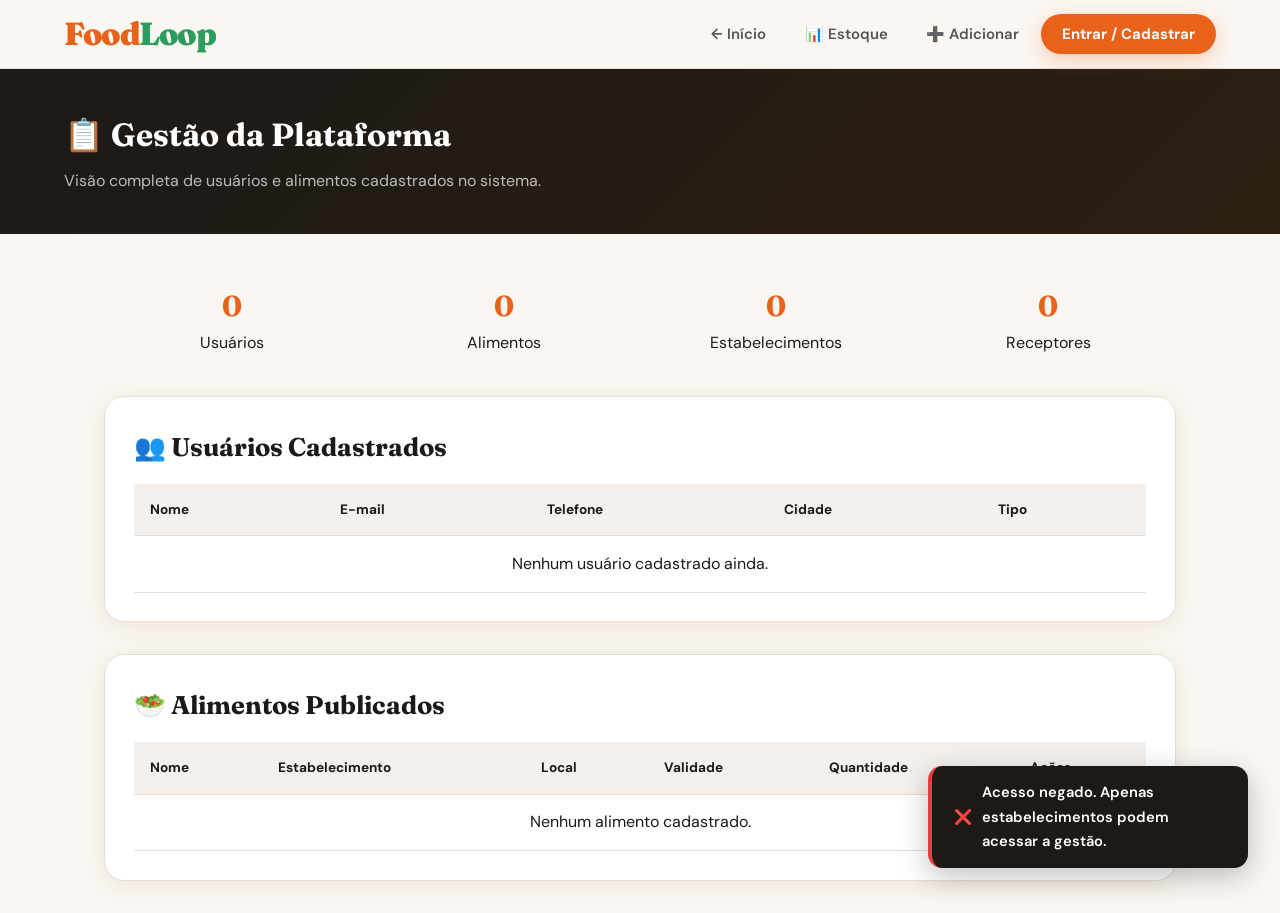
<file: gestao.html>
<!DOCTYPE html>
<html lang="pt-BR">
<head>
  <meta charset="UTF-8">
  <meta name="viewport" content="width=device-width, initial-scale=1.0">
  <title>FoodLoop - Gestão para Estabelecimentos</title>
  <link rel="stylesheet" href="style.css">
  <style>
    .gestao-hero {
      background: linear-gradient(135deg, #1C1917 0%, #2D1F12 100%);
      color: white;
      padding: 2.5rem 5%;
    }
    .gestao-hero h1 {
      font-family: 'Fraunces', serif;
      font-size: 2rem;
      margin-bottom: 0.4rem;
    }
    .gestao-hero p {
      color: rgba(255,255,255,0.7);
    }
    .gestao-container {
      max-width: 1200px;
      margin: 2rem auto;
      padding: 0 5%;
    }
    .card-gestao {
      background: white;
      border-radius: var(--radius);
      padding: 1.8rem;
      margin-bottom: 2rem;
      box-shadow: var(--sombra);
      border: 1px solid var(--borda);
    }
    .card-gestao h2 {
      font-family: 'Fraunces', serif;
      font-size: 1.6rem;
      margin-bottom: 1rem;
      display: flex;
      align-items: center;
      gap: 0.5rem;
    }
    .tabela-wrapper {
      overflow-x: auto;
    }
    table {
      width: 100%;
      border-collapse: collapse;
    }
    th, td {
      padding: 0.9rem 1rem;
      text-align: left;
      border-bottom: 1px solid var(--borda);
    }
    th {
      background: var(--cinza-claro);
      font-weight: 700;
      color: var(--cinza-escuro);
      font-size: 0.85rem;
    }
    .badge-tipo {
      display: inline-block;
      padding: 0.2rem 0.7rem;
      border-radius: 100px;
      font-size: 0.75rem;
      font-weight: 700;
    }
    .badge-doador { background: #fee2e2; color: #b91c1c; }
    .badge-receptor { background: #dcfce7; color: #166534; }
    .btn-editar-alimento {
      background: var(--verde);
      color: white;
      border: none;
      padding: 0.4rem 0.9rem;
      border-radius: 8px;
      cursor: pointer;
      font-size: 0.75rem;
      margin-right: 0.5rem;
    }
    .btn-excluir-alimento {
      background: #dc2626;
      color: white;
      border: none;
      padding: 0.4rem 0.9rem;
      border-radius: 8px;
      cursor: pointer;
      font-size: 0.75rem;
    }
    .stats-gestao {
      display: flex;
      gap: 1rem;
      flex-wrap: wrap;
      margin-bottom: 1.5rem;
    }
    .stat-gestao-card {
      background: var(--creme);
      padding: 1rem 1.5rem;
      border-radius: var(--radius-sm);
      flex: 1;
      text-align: center;
    }
    .stat-gestao-card strong {
      font-size: 1.8rem;
      display: block;
      font-family: 'Fraunces', serif;
      color: var(--laranja);
    }
  </style>
</head>
<body>

  <header>
    <div class="logo">Food<span>Loop</span></div>
    <nav>
      <a href="index.html">← Início</a>
      <a href="estoque.html">📊 Estoque</a>
      <a href="cadastro-alimento.html">➕ Adicionar</a>
      <span id="user-area"></span>
    </nav>
  </header>

  <div class="gestao-hero">
    <h1>📋 Gestão da Plataforma</h1>
    <p>Visão completa de usuários e alimentos cadastrados no sistema.</p>
  </div>

  <div class="gestao-container">
    <div class="stats-gestao" id="stats-gestao"></div>

    <div class="card-gestao">
      <h2>👥 Usuários Cadastrados</h2>
      <div class="tabela-wrapper">
        <table id="tabela-usuarios">
          <thead>
            <tr>
              <th>Nome</th>
              <th>E-mail</th>
              <th>Telefone</th>
              <th>Cidade</th>
              <th>Tipo</th>
            </tr>
          </thead>
          <tbody id="lista-usuarios"></tbody>
        </table>
      </div>
    </div>

    <div class="card-gestao">
      <h2>🥗 Alimentos Publicados</h2>
      <div class="tabela-wrapper">
        <table id="tabela-alimentos">
          <thead>
            <tr>
              <th>Nome</th>
              <th>Estabelecimento</th>
              <th>Local</th>
              <th>Validade</th>
              <th>Quantidade</th>
              <th>Ações</th>
            </tr>
          </thead>
          <tbody id="lista-alimentos-gestao"></tbody>
        </table>
      </div>
    </div>
  </div>

  <script src="script.js"></script>
  <script>
    // Verificar permissão
    const tipo = localStorage.getItem('foodloop_user_tipo');
    if (tipo !== 'doador') {
      mostrarToast('Acesso negado. Apenas estabelecimentos podem acessar a gestão.', 'erro');
      setTimeout(() => { window.location.href = 'index.html'; }, 2000);
    }

    function carregarUsuarios() {
      const usuarios = JSON.parse(localStorage.getItem('foodloop_usuarios')) || [];
      const tbody = document.getElementById('lista-usuarios');
      if (usuarios.length === 0) {
        tbody.innerHTML = '<tr><td colspan="5" style="text-align:center;">Nenhum usuário cadastrado ainda.</td></tr>';
        return;
      }
      tbody.innerHTML = usuarios.map(u => `
        <tr>
          <td>${u.nome}</td>
          <td>${u.email}</td>
          <td>${u.telefone || '—'}</td>
          <td>${u.endereco || '—'}</td>
          <td><span class="badge-tipo ${u.tipo === 'doador' ? 'badge-doador' : 'badge-receptor'}">${u.tipo === 'doador' ? 'Estabelecimento' : 'Receptor'}</span></td>
        </tr>
      `).join('');
    }

    function carregarAlimentosGestao() {
      const alimentos = JSON.parse(localStorage.getItem('foodloop_alimentos')) || [];
      const tbody = document.getElementById('lista-alimentos-gestao');
      if (alimentos.length === 0) {
        tbody.innerHTML = '<tr><td colspan="6" style="text-align:center;">Nenhum alimento cadastrado.</td></tr>';
        return;
      }
      tbody.innerHTML = alimentos.map(a => `
        <tr>
          <td>${a.nome}</td>
          <td>${a.doador || '—'}</td>
          <td>${a.local || '—'}</td>
          <td>${a.validade ? new Date(a.validade).toLocaleDateString('pt-BR') : '—'}</td>
          <td>${a.quantidade || '—'}</td>
          <td>
            <button class="btn-editar-alimento" onclick="editarAlimento(${a.id})">✏️ Editar</button>
            <button class="btn-excluir-alimento" onclick="excluirAlimento(${a.id})">🗑️ Excluir</button>
          </td>
        </tr>
      `).join('');
    }

    function atualizarEstatisticas() {
      const usuarios = JSON.parse(localStorage.getItem('foodloop_usuarios')) || [];
      const alimentos = JSON.parse(localStorage.getItem('foodloop_alimentos')) || [];
      const estabelecimentos = usuarios.filter(u => u.tipo === 'doador').length;
      const receptores = usuarios.filter(u => u.tipo === 'receptor').length;
      const statsDiv = document.getElementById('stats-gestao');
      statsDiv.innerHTML = `
        <div class="stat-gestao-card"><strong>${usuarios.length}</strong> Usuários</div>
        <div class="stat-gestao-card"><strong>${alimentos.length}</strong> Alimentos</div>
        <div class="stat-gestao-card"><strong>${estabelecimentos}</strong> Estabelecimentos</div>
        <div class="stat-gestao-card"><strong>${receptores}</strong> Receptores</div>
      `;
    }

    function editarAlimento(id) {
      const alimentos = JSON.parse(localStorage.getItem('foodloop_alimentos')) || [];
      const alimento = alimentos.find(a => a.id === id);
      if (!alimento) return;
      const novoNome = prompt('Editar nome do alimento:', alimento.nome);
      if (novoNome && novoNome.trim()) alimento.nome = novoNome.trim();
      const novaQuantidade = prompt('Editar quantidade:', alimento.quantidade);
      if (novaQuantidade !== null) alimento.quantidade = parseInt(novaQuantidade) || null;
      localStorage.setItem('foodloop_alimentos', JSON.stringify(alimentos));
      carregarAlimentosGestao();
      atualizarEstatisticas();
      mostrarToast('Alimento atualizado!', 'sucesso');
    }

    function excluirAlimento(id) {
      if (!confirm('Tem certeza que deseja excluir este alimento permanentemente?')) return;
      let alimentos = JSON.parse(localStorage.getItem('foodloop_alimentos')) || [];
      alimentos = alimentos.filter(a => a.id !== id);
      localStorage.setItem('foodloop_alimentos', JSON.stringify(alimentos));
      carregarAlimentosGestao();
      atualizarEstatisticas();
      mostrarToast('Alimento removido.', 'info');
    }

    document.addEventListener('DOMContentLoaded', () => {
      carregarUsuarios();
      carregarAlimentosGestao();
      atualizarEstatisticas();
    });
  </script>
</body>
</html>
</file>
<file: style.css>
/* =========================================
   FoodLoop - style.css v2
   Design: Organic Warmth — Earthy & Vibrant
   ========================================= */

@import url('https://fonts.googleapis.com/css2?family=Fraunces:ital,wght@0,400;0,700;0,900;1,400&family=DM+Sans:wght@400;500;600;700&display=swap');

*, *::before, *::after {
  margin: 0;
  padding: 0;
  box-sizing: border-box;
}

:root {
  --laranja: #E8621A;
  --laranja-vivo: #F97316;
  --laranja-escuro: #c2501a;
  --laranja-claro: #fff4ec;
  --verde: #2A9D5C;
  --verde-vivo: #22C55E;
  --verde-escuro: #1a7a44;
  --verde-claro: #edfbf2;
  --amarelo: #F5C842;
  --amarelo-claro: #fffbea;
  --terra: #7C4F2A;
  --creme: #FAF6F1;
  --cinza-escuro: #1C1917;
  --cinza-medio: #57534E;
  --cinza-claro: #F5F0EB;
  --borda: #E7DDD5;
  --branco: #ffffff;
  --sombra: 0 4px 24px rgba(124,79,42,0.1);
  --sombra-hover: 0 12px 36px rgba(124,79,42,0.16);
  --sombra-laranja: 0 6px 20px rgba(232,98,26,0.28);
  --sombra-verde: 0 6px 20px rgba(42,157,92,0.28);
  --radius: 20px;
  --radius-sm: 10px;
  --radius-pill: 100px;
  --transition: 0.25s cubic-bezier(0.4, 0, 0.2, 1);
}

html { scroll-behavior: smooth; }

body {
  background-color: var(--creme);
  color: var(--cinza-escuro);
  font-family: 'DM Sans', sans-serif;
  line-height: 1.65;
  -webkit-font-smoothing: antialiased;
}

/* ===== TOAST NOTIFICATIONS ===== */
#toast-container {
  position: fixed;
  bottom: 2rem;
  right: 2rem;
  z-index: 9999;
  display: flex;
  flex-direction: column;
  gap: 0.75rem;
}

.toast {
  background: var(--cinza-escuro);
  color: white;
  padding: 0.9rem 1.4rem;
  border-radius: 14px;
  font-size: 0.92rem;
  font-weight: 600;
  box-shadow: 0 8px 30px rgba(0,0,0,0.25);
  animation: toastIn 0.3s cubic-bezier(0.34, 1.56, 0.64, 1) forwards;
  display: flex;
  align-items: center;
  gap: 0.6rem;
  max-width: 320px;
}

.toast.sucesso { border-left: 4px solid var(--verde-vivo); }
.toast.erro { border-left: 4px solid #e53e3e; }
.toast.info { border-left: 4px solid var(--laranja-vivo); }

@keyframes toastIn {
  from { opacity: 0; transform: translateX(40px) scale(0.9); }
  to { opacity: 1; transform: translateX(0) scale(1); }
}

@keyframes toastOut {
  to { opacity: 0; transform: translateX(40px) scale(0.9); }
}

/* ===== HEADER ===== */
header {
  background: rgba(250,246,241,0.92);
  backdrop-filter: blur(16px);
  -webkit-backdrop-filter: blur(16px);
  border-bottom: 1px solid var(--borda);
  padding: 0.85rem 5%;
  display: flex;
  justify-content: space-between;
  align-items: center;
  flex-wrap: wrap;
  gap: 0.5rem;
  position: sticky;
  top: 0;
  z-index: 100;
  transition: box-shadow var(--transition);
}

header.scrolled {
  box-shadow: 0 2px 20px rgba(124,79,42,0.1);
}

.logo {
  font-family: 'Fraunces', serif;
  font-size: 2rem;
  font-weight: 900;
  color: var(--laranja);
  letter-spacing: -1.5px;
  line-height: 1;
}

.logo span { color: var(--verde); }

nav {
  display: flex;
  align-items: center;
  gap: 0.4rem;
  flex-wrap: wrap;
}

nav a {
  text-decoration: none;
  color: var(--cinza-medio);
  font-weight: 600;
  font-size: 0.93rem;
  padding: 0.45rem 1rem;
  border-radius: var(--radius-pill);
  transition: all var(--transition);
  white-space: nowrap;
}

nav a:hover {
  color: var(--laranja);
  background: var(--laranja-claro);
}

.btn-nav-destaque {
  background: var(--laranja) !important;
  color: var(--branco) !important;
  padding: 0.5rem 1.3rem !important;
  border-radius: var(--radius-pill) !important;
  font-weight: 700 !important;
  box-shadow: var(--sombra-laranja);
  transition: all var(--transition) !important;
}

.btn-nav-destaque:hover {
  background: var(--laranja-escuro) !important;
  transform: translateY(-1px);
  box-shadow: 0 8px 24px rgba(232,98,26,0.36) !important;
}

.btn-nav-verde {
  background: var(--verde) !important;
  color: var(--branco) !important;
  padding: 0.5rem 1.3rem !important;
  border-radius: var(--radius-pill) !important;
  font-weight: 700 !important;
  box-shadow: var(--sombra-verde);
}

.btn-nav-verde:hover {
  background: var(--verde-escuro) !important;
  color: var(--branco) !important;
  transform: translateY(-1px);
}

#user-area {
  display: flex;
  align-items: center;
  gap: 0.6rem;
  flex-wrap: wrap;
}

.saudacao {
  color: var(--verde);
  font-weight: 700;
  font-size: 0.93rem;
  white-space: nowrap;
}

.btn-sair {
  background: none;
  border: 1.5px solid var(--borda);
  padding: 0.4rem 1rem;
  border-radius: var(--radius-pill);
  cursor: pointer;
  font-size: 0.85rem;
  color: var(--cinza-medio);
  font-family: 'DM Sans', sans-serif;
  font-weight: 600;
  transition: all var(--transition);
}

.btn-sair:hover {
  border-color: #e53e3e;
  color: #e53e3e;
  background: #fff5f5;
}

/* ===== HERO ===== */
.hero {
  background: linear-gradient(160deg, #2A1F14 0%, #3D2912 35%, #1a3d28 100%);
  color: white;
  text-align: center;
  padding: 6rem 1.5rem 5rem;
  position: relative;
  overflow: hidden;
  min-height: 82vh;
  display: flex;
  align-items: center;
}

.hero-particles {
  position: absolute;
  inset: 0;
  overflow: hidden;
  pointer-events: none;
}

.particle {
  position: absolute;
  font-size: 1.6rem;
  animation: float linear infinite;
  opacity: 0.18;
  filter: blur(0.5px);
}

@keyframes float {
  0% { transform: translateY(110vh) rotate(0deg); opacity: 0; }
  10% { opacity: 0.18; }
  90% { opacity: 0.18; }
  100% { transform: translateY(-10vh) rotate(360deg); opacity: 0; }
}

.hero-content {
  position: relative;
  z-index: 1;
  max-width: 820px;
  margin: 0 auto;
  animation: heroFadeUp 0.9s cubic-bezier(0.16, 1, 0.3, 1) both;
}

@keyframes heroFadeUp {
  from { opacity: 0; transform: translateY(30px); }
  to { opacity: 1; transform: translateY(0); }
}

.hero-badge {
  display: inline-flex;
  align-items: center;
  gap: 0.4rem;
  background: rgba(245,200,66,0.15);
  border: 1px solid rgba(245,200,66,0.3);
  color: var(--amarelo);
  font-size: 0.82rem;
  font-weight: 700;
  padding: 0.4rem 1.1rem;
  border-radius: var(--radius-pill);
  margin-bottom: 1.6rem;
  letter-spacing: 0.8px;
  text-transform: uppercase;
}

.hero h1 {
  font-family: 'Fraunces', serif;
  font-size: clamp(2.2rem, 5vw, 3.6rem);
  font-weight: 900;
  margin-bottom: 1.4rem;
  line-height: 1.1;
  letter-spacing: -1px;
}

.hero h1 em {
  font-style: italic;
  color: var(--amarelo);
}

.hero p {
  font-size: 1.15rem;
  margin-bottom: 2.8rem;
  opacity: 0.82;
  max-width: 540px;
  margin-left: auto;
  margin-right: auto;
  line-height: 1.7;
}

.hero-btns {
  display: flex;
  gap: 1rem;
  justify-content: center;
  flex-wrap: wrap;
}

.btn-cta {
  background: var(--laranja);
  color: white;
  padding: 1rem 2.4rem;
  border-radius: var(--radius-pill);
  text-decoration: none;
  font-weight: 700;
  font-size: 1rem;
  display: inline-flex;
  align-items: center;
  gap: 0.5rem;
  transition: all var(--transition);
  box-shadow: var(--sombra-laranja);
  border: none;
  cursor: pointer;
  font-family: 'DM Sans', sans-serif;
}

.btn-cta:hover {
  transform: translateY(-3px);
  box-shadow: 0 12px 28px rgba(232,98,26,0.4);
  background: var(--laranja-escuro);
}

.btn-cta-outline {
  background: transparent;
  color: white;
  padding: 1rem 2.4rem;
  border-radius: var(--radius-pill);
  text-decoration: none;
  font-weight: 600;
  font-size: 1rem;
  display: inline-block;
  border: 1.5px solid rgba(255,255,255,0.4);
  transition: all var(--transition);
}

.btn-cta-outline:hover {
  background: rgba(255,255,255,0.1);
  border-color: rgba(255,255,255,0.7);
  transform: translateY(-2px);
}

.hero-scroll-hint {
  position: absolute;
  bottom: 2rem;
  left: 50%;
  transform: translateX(-50%);
  color: rgba(255,255,255,0.45);
  font-size: 0.8rem;
  display: flex;
  flex-direction: column;
  align-items: center;
  gap: 0.4rem;
  animation: bounce 2s ease-in-out infinite;
}

@keyframes bounce {
  0%, 100% { transform: translateX(-50%) translateY(0); }
  50% { transform: translateX(-50%) translateY(-6px); }
}

/* ===== STATS STRIP ===== */
.stats-strip {
  background: var(--cinza-escuro);
  color: white;
  display: grid;
  grid-template-columns: repeat(auto-fit, minmax(180px, 1fr));
  text-align: center;
  padding: 1.8rem 5%;
  gap: 1rem;
  position: relative;
  overflow: hidden;
}

.stats-strip::before {
  content: '';
  position: absolute;
  inset: 0;
  background: radial-gradient(ellipse at center, rgba(232,98,26,0.12) 0%, transparent 70%);
  pointer-events: none;
}

.stat-item {
  padding: 0.6rem;
  position: relative;
  animation: statFade 0.6s ease both;
}

.stat-item + .stat-item::before {
  content: '';
  position: absolute;
  left: 0;
  top: 25%;
  height: 50%;
  width: 1px;
  background: rgba(255,255,255,0.1);
}

@keyframes statFade {
  from { opacity: 0; transform: translateY(12px); }
  to { opacity: 1; transform: translateY(0); }
}

.stat-item strong {
  display: block;
  font-size: 1.9rem;
  font-weight: 900;
  color: var(--laranja-vivo);
  font-family: 'Fraunces', serif;
  line-height: 1;
  margin-bottom: 0.3rem;
}

.stat-item span {
  font-size: 0.82rem;
  opacity: 0.6;
  text-transform: uppercase;
  letter-spacing: 0.5px;
  font-weight: 600;
}

/* ===== SECTION BASE ===== */
section {
  padding: 5rem 5%;
}

section h2 {
  font-family: 'Fraunces', serif;
  font-size: clamp(1.8rem, 3vw, 2.4rem);
  font-weight: 900;
  color: var(--cinza-escuro);
  text-align: center;
  margin-bottom: 0.6rem;
  letter-spacing: -0.5px;
}

.secao-subtitulo {
  text-align: center;
  color: var(--cinza-medio);
  margin-bottom: 3rem;
  font-size: 1.05rem;
  max-width: 500px;
  margin-left: auto;
  margin-right: auto;
}

/* ===== COMO FUNCIONA ===== */
#como-funciona {
  background: var(--branco);
}

.passos-grid {
  display: grid;
  grid-template-columns: repeat(auto-fit, minmax(230px, 1fr));
  gap: 1.5rem;
  max-width: 1100px;
  margin: 0 auto 3.5rem;
}

.passo-card {
  background: var(--creme);
  border: 1.5px solid var(--borda);
  border-radius: var(--radius);
  padding: 2rem 1.6rem;
  text-align: center;
  transition: all var(--transition);
  position: relative;
  overflow: hidden;
  cursor: default;
}

.passo-card::before {
  content: '';
  position: absolute;
  inset: 0;
  background: linear-gradient(135deg, var(--laranja-claro), transparent);
  opacity: 0;
  transition: opacity var(--transition);
}

.passo-card:hover {
  transform: translateY(-8px);
  box-shadow: var(--sombra-hover);
  border-color: var(--laranja);
}

.passo-card:hover::before { opacity: 1; }

.passo-numero {
  width: 44px;
  height: 44px;
  border-radius: 14px;
  background: linear-gradient(135deg, var(--laranja), var(--amarelo));
  color: white;
  font-weight: 900;
  font-size: 1.2rem;
  display: flex;
  align-items: center;
  justify-content: center;
  margin: 0 auto 1rem;
  font-family: 'Fraunces', serif;
  position: relative;
  z-index: 1;
}

.passo-icon {
  font-size: 2.4rem;
  margin-bottom: 0.8rem;
  display: block;
  position: relative;
  z-index: 1;
}

.passo-card h3 {
  color: var(--cinza-escuro);
  font-size: 1.05rem;
  font-weight: 700;
  margin-bottom: 0.6rem;
  position: relative;
  z-index: 1;
}

.passo-card p {
  color: var(--cinza-medio);
  font-size: 0.88rem;
  position: relative;
  z-index: 1;
}

.tipo-uso {
  display: grid;
  grid-template-columns: 1fr 1fr;
  gap: 2rem;
  max-width: 900px;
  margin: 0 auto;
}

.tipo-card {
  border-radius: var(--radius);
  padding: 2rem;
  border: 2px solid transparent;
  transition: transform var(--transition);
}

.tipo-card:hover { transform: translateY(-4px); }

.tipo-card.doador {
  background: linear-gradient(145deg, var(--laranja-claro), #fff8f3);
  border-color: rgba(232,98,26,0.3);
}

.tipo-card.receptor {
  background: linear-gradient(145deg, var(--verde-claro), #f0fdf5);
  border-color: rgba(42,157,92,0.3);
}

.tipo-card h3 {
  font-size: 1.15rem;
  font-weight: 800;
  margin-bottom: 1.2rem;
  font-family: 'Fraunces', serif;
}

.tipo-card.doador h3 { color: var(--laranja-escuro); }
.tipo-card.receptor h3 { color: var(--verde-escuro); }

.tipo-card ul {
  list-style: none;
  display: flex;
  flex-direction: column;
  gap: 0.55rem;
}

.tipo-card ul li {
  font-size: 0.9rem;
  color: var(--cinza-medio);
  display: flex;
  align-items: flex-start;
  gap: 0.6rem;
}

.tipo-card ul li::before {
  content: '✓';
  font-weight: 900;
  flex-shrink: 0;
  margin-top: 1px;
}

.tipo-card.doador ul li::before { color: var(--laranja); }
.tipo-card.receptor ul li::before { color: var(--verde); }

/* ===== LEI BADGE ===== */
.lei-banner {
  background: linear-gradient(135deg, var(--terra) 0%, #5a3820 100%);
  color: white;
  padding: 2rem 5%;
  display: flex;
  align-items: center;
  justify-content: center;
  gap: 1.5rem;
  flex-wrap: wrap;
  text-align: center;
}

.lei-banner .lei-icon {
  font-size: 2.5rem;
  flex-shrink: 0;
}

.lei-banner h3 {
  font-family: 'Fraunces', serif;
  font-size: 1.2rem;
  margin-bottom: 0.25rem;
}

.lei-banner p {
  font-size: 0.88rem;
  opacity: 0.8;
  max-width: 500px;
}

/* ===== BUSCA COM IA ===== */
.busca-ia {
  background: var(--cinza-escuro);
  padding: 4rem 5%;
  text-align: center;
  position: relative;
  overflow: hidden;
}

.busca-ia::before {
  content: '';
  position: absolute;
  top: -40%;
  left: 50%;
  transform: translateX(-50%);
  width: 600px;
  height: 600px;
  background: radial-gradient(circle, rgba(232,98,26,0.15) 0%, transparent 65%);
  pointer-events: none;
}

.busca-ia h2 {
  color: white;
  position: relative;
}

.busca-ia > p {
  color: rgba(255,255,255,0.6);
  margin-bottom: 2rem;
  font-size: 1rem;
  position: relative;
}

.search-box {
  display: flex;
  gap: 0.75rem;
  max-width: 620px;
  margin: 0 auto 1.5rem;
  position: relative;
}

.search-box input {
  flex: 1;
  padding: 1rem 1.4rem;
  border: 2px solid rgba(255,255,255,0.12);
  background: rgba(255,255,255,0.08);
  border-radius: var(--radius-pill);
  font-size: 1rem;
  font-family: 'DM Sans', sans-serif;
  color: white;
  transition: all var(--transition);
}

.search-box input::placeholder { color: rgba(255,255,255,0.4); }

.search-box input:focus {
  outline: none;
  border-color: var(--laranja-vivo);
  background: rgba(255,255,255,0.12);
}

#btn-busca {
  background: var(--laranja);
  color: white;
  border: none;
  padding: 1rem 1.8rem;
  border-radius: var(--radius-pill);
  font-weight: 700;
  font-size: 0.95rem;
  cursor: pointer;
  font-family: 'DM Sans', sans-serif;
  transition: all var(--transition);
  white-space: nowrap;
  box-shadow: var(--sombra-laranja);
}

#btn-busca:hover {
  background: var(--laranja-escuro);
  transform: translateY(-2px);
}

#btn-busca.loading {
  opacity: 0.7;
  cursor: not-allowed;
}

.resultado-ia {
  background: rgba(255,255,255,0.07);
  border: 1px solid rgba(255,255,255,0.12);
  border-radius: var(--radius);
  padding: 1.4rem 1.6rem;
  text-align: left;
  font-size: 0.93rem;
  line-height: 1.7;
  color: rgba(255,255,255,0.88);
  max-width: 620px;
  margin: 0 auto;
  animation: fadeSlide 0.4s ease;
}

@keyframes fadeSlide {
  from { opacity: 0; transform: translateY(10px); }
  to { opacity: 1; transform: translateY(0); }
}

/* ===== ALIMENTOS ===== */
#alimentos {
  background: var(--creme);
}

.secao-header {
  display: flex;
  align-items: center;
  justify-content: space-between;
  margin-bottom: 2rem;
  flex-wrap: wrap;
  gap: 1rem;
}

.secao-header h2 {
  text-align: left;
  margin-bottom: 0;
}

.btn-adicionar-alimento {
  background: var(--verde);
  color: white;
  text-decoration: none;
  padding: 0.65rem 1.4rem;
  border-radius: var(--radius-pill);
  font-weight: 700;
  font-size: 0.9rem;
  transition: all var(--transition);
  box-shadow: var(--sombra-verde);
  display: inline-flex;
  align-items: center;
  gap: 0.4rem;
}

.btn-adicionar-alimento:hover {
  background: var(--verde-escuro);
  transform: translateY(-2px);
  box-shadow: 0 8px 24px rgba(42,157,92,0.36);
}

.grid-alimentos {
  display: grid;
  grid-template-columns: repeat(auto-fill, minmax(270px, 1fr));
  gap: 1.5rem;
}

.card-alimento {
  background: var(--branco);
  border-radius: var(--radius);
  overflow: hidden;
  box-shadow: var(--sombra);
  transition: all var(--transition);
  border: 1.5px solid var(--borda);
  display: flex;
  flex-direction: column;
  animation: cardIn 0.5s ease both;
}

@keyframes cardIn {
  from { opacity: 0; transform: translateY(20px) scale(0.97); }
  to { opacity: 1; transform: translateY(0) scale(1); }
}

.card-alimento:hover {
  transform: translateY(-6px);
  box-shadow: var(--sombra-hover);
  border-color: var(--laranja);
}

.card-alimento-img {
  background: linear-gradient(135deg, var(--laranja-claro), var(--amarelo-claro));
  font-size: 3.2rem;
  text-align: center;
  padding: 1.8rem;
  line-height: 1;
  transition: transform var(--transition);
}

.card-alimento:hover .card-alimento-img {
  transform: scale(1.05);
}

.card-alimento .info {
  padding: 1.2rem 1.4rem 1.4rem;
  display: flex;
  flex-direction: column;
  flex: 1;
}

.card-alimento .info h3 {
  font-weight: 800;
  font-size: 1.08rem;
  margin-bottom: 0.6rem;
  color: var(--cinza-escuro);
  font-family: 'Fraunces', serif;
}

.card-alimento .info p {
  font-size: 0.87rem;
  color: var(--cinza-medio);
  margin-bottom: 0.25rem;
}

.validade {
  font-weight: 700;
  font-size: 0.87rem;
  margin-top: 0.6rem;
}

.vencendo {
  color: #d97706;
  background: #fffbeb;
  padding: 0.3rem 0.6rem;
  border-radius: 6px;
  display: inline-block;
}

.tag-categoria {
  display: inline-block;
  background: var(--creme);
  border: 1px solid var(--borda);
  color: var(--cinza-medio);
  font-size: 0.78rem;
  padding: 0.2rem 0.7rem;
  border-radius: var(--radius-pill);
  margin-top: 0.7rem;
  font-weight: 600;
}

.empty-state {
  grid-column: 1/-1;
  text-align: center;
  padding: 4rem 2rem;
  color: var(--cinza-medio);
}

.empty-icon {
  font-size: 4rem;
  display: block;
  margin-bottom: 1rem;
  opacity: 0.5;
}

.empty-state h3 {
  font-family: 'Fraunces', serif;
  font-size: 1.4rem;
  margin-bottom: 0.5rem;
  color: var(--cinza-escuro);
}

/* ===== FORMULÁRIOS (Cadastro) ===== */
.cadastro {
  max-width: 560px;
  margin: 0 auto;
  padding: 2rem 5%;
}

.cadastro h2 {
  font-family: 'Fraunces', serif;
  font-size: 2rem;
  color: var(--cinza-escuro);
  text-align: center;
  margin-bottom: 0.5rem;
  letter-spacing: -0.5px;
}

form label {
  display: block;
  font-weight: 700;
  color: var(--cinza-medio);
  font-size: 0.85rem;
  margin-bottom: 0.4rem;
  text-transform: uppercase;
  letter-spacing: 0.5px;
}

form input,
form select,
form textarea {
  width: 100%;
  padding: 0.9rem 1.1rem;
  margin-bottom: 1.2rem;
  border: 2px solid var(--borda);
  border-radius: var(--radius-sm);
  font-size: 0.97rem;
  font-family: 'DM Sans', sans-serif;
  background: var(--branco);
  color: var(--cinza-escuro);
  transition: border-color var(--transition), box-shadow var(--transition);
}

form input:focus,
form select:focus,
form textarea:focus {
  outline: none;
  border-color: var(--laranja);
  box-shadow: 0 0 0 3px rgba(232,98,26,0.1);
}

form button[type="submit"] {
  width: 100%;
  padding: 1rem;
  background: linear-gradient(135deg, var(--laranja), #f59e0b);
  color: white;
  border: none;
  border-radius: var(--radius-pill);
  font-size: 1.05rem;
  font-weight: 800;
  cursor: pointer;
  font-family: 'DM Sans', sans-serif;
  transition: all var(--transition);
  box-shadow: var(--sombra-laranja);
}

form button[type="submit"]:hover {
  transform: translateY(-2px);
  box-shadow: 0 8px 24px rgba(232,98,26,0.4);
}

.form-row {
  display: grid;
  grid-template-columns: 1fr 1fr;
  gap: 1rem;
}

#mensagem-cadastro,
#mensagem-alimento {
  margin-top: 1rem;
  text-align: center;
  font-weight: 700;
  font-size: 1rem;
  padding: 0.6rem;
  border-radius: var(--radius-sm);
}

.link-voltar {
  display: block;
  text-align: center;
  margin-top: 1.5rem;
  color: var(--cinza-medio);
  font-size: 0.9rem;
  text-decoration: none;
  transition: color var(--transition);
}

.link-voltar:hover { color: var(--laranja); }

/* ===== ESTOQUE ===== */
.estoque-container {
  max-width: 1100px;
  margin: 0 auto;
  padding: 2rem 5%;
}

.abas-estoque {
  display: flex;
  gap: 0.5rem;
  margin-bottom: 2rem;
  background: var(--cinza-claro);
  padding: 0.4rem;
  border-radius: var(--radius);
  width: fit-content;
}

.aba-btn {
  background: none;
  border: none;
  padding: 0.65rem 1.3rem;
  border-radius: 14px;
  font-weight: 700;
  font-size: 0.9rem;
  cursor: pointer;
  font-family: 'DM Sans', sans-serif;
  color: var(--cinza-medio);
  transition: all var(--transition);
  white-space: nowrap;
}

.aba-btn.ativo {
  background: var(--branco);
  color: var(--laranja);
  box-shadow: 0 2px 10px rgba(0,0,0,0.08);
}

.aba-btn:hover:not(.ativo) {
  color: var(--cinza-escuro);
  background: rgba(255,255,255,0.6);
}

.aba-conteudo {
  display: none;
  animation: fadeIn 0.3s ease;
}

.aba-conteudo.ativo { display: block; }

@keyframes fadeIn {
  from { opacity: 0; transform: translateY(6px); }
  to { opacity: 1; transform: translateY(0); }
}

.calculadora-card {
  background: var(--branco);
  border-radius: var(--radius);
  padding: 2rem;
  margin-bottom: 2rem;
  box-shadow: var(--sombra);
  border: 1.5px solid var(--borda);
}

.calculadora-card h3 {
  color: var(--laranja);
  margin-bottom: 1.4rem;
  font-size: 1.2rem;
  font-weight: 800;
  font-family: 'Fraunces', serif;
}

.grid-campos {
  display: grid;
  grid-template-columns: repeat(auto-fit, minmax(200px, 1fr));
  gap: 1rem;
  margin-bottom: 1.5rem;
}

.campo {
  display: flex;
  flex-direction: column;
}

.campo label {
  font-weight: 700;
  margin-bottom: 0.4rem;
  color: var(--cinza-medio);
  font-size: 0.82rem;
  text-transform: uppercase;
  letter-spacing: 0.5px;
}

.campo input {
  padding: 0.8rem 1rem;
  border: 2px solid var(--borda);
  border-radius: var(--radius-sm);
  font-size: 0.97rem;
  font-family: 'DM Sans', sans-serif;
  transition: border-color var(--transition), box-shadow var(--transition);
  margin-bottom: 0;
  background: var(--creme);
}

.campo input:focus {
  outline: none;
  border-color: var(--laranja);
  box-shadow: 0 0 0 3px rgba(232,98,26,0.1);
  background: white;
}

.resultado-estoque {
  background: linear-gradient(135deg, #2A1F14 0%, #1a3d28 100%);
  color: white;
  padding: 1.4rem 1.6rem;
  border-radius: var(--radius);
  margin-top: 1.5rem;
}

.resultado-item {
  display: flex;
  justify-content: space-between;
  align-items: center;
  padding: 0.75rem 0;
  border-bottom: 1px solid rgba(255,255,255,0.12);
}

.resultado-item:last-child { border-bottom: none; }

.resultado-label {
  font-weight: 600;
  font-size: 0.92rem;
  opacity: 0.85;
}

.resultado-valor {
  font-size: 1.4rem;
  font-weight: 900;
  font-family: 'Fraunces', serif;
  color: var(--amarelo);
}

.tabela-estoque { overflow-x: auto; border-radius: var(--radius); }

.tabela-estoque table {
  width: 100%;
  border-collapse: collapse;
  background: var(--branco);
  border-radius: var(--radius);
  overflow: hidden;
  box-shadow: var(--sombra);
}

.tabela-estoque th,
.tabela-estoque td {
  padding: 0.9rem 1.1rem;
  text-align: left;
  border-bottom: 1px solid var(--borda);
  font-size: 0.9rem;
}

.tabela-estoque th {
  background: var(--cinza-escuro);
  color: white;
  font-weight: 700;
  font-size: 0.8rem;
  text-transform: uppercase;
  letter-spacing: 0.5px;
}

.tabela-estoque tr:last-child td { border-bottom: none; }

.tabela-estoque tbody tr {
  transition: background var(--transition);
}

.tabela-estoque tbody tr:hover td {
  background: var(--laranja-claro);
}

.status-baixo { color: #dc2626; font-weight: 800; }
.status-atencao { color: #d97706; font-weight: 800; }
.status-ok { color: var(--verde); font-weight: 800; }

.btn-acao {
  background: var(--verde);
  color: white;
  border: none;
  padding: 0.4rem 0.9rem;
  border-radius: 8px;
  cursor: pointer;
  margin-right: 0.4rem;
  font-family: 'DM Sans', sans-serif;
  font-weight: 700;
  font-size: 0.82rem;
  transition: all var(--transition);
}

.btn-acao:hover { opacity: 0.85; transform: translateY(-1px); }
.btn-danger { background: #dc2626; }

.btn-estoque-adicionar {
  background: linear-gradient(135deg, var(--laranja), var(--amarelo));
  color: white;
  border: none;
  padding: 0.85rem 1.8rem;
  border-radius: var(--radius-pill);
  font-weight: 800;
  font-family: 'DM Sans', sans-serif;
  cursor: pointer;
  font-size: 0.97rem;
  transition: all var(--transition);
  box-shadow: var(--sombra-laranja);
}

.btn-estoque-adicionar:hover {
  transform: translateY(-2px);
  box-shadow: 0 8px 24px rgba(232,98,26,0.4);
}

.alerta-estoque {
  background: #fef2f2;
  border-left: 4px solid #dc2626;
  padding: 1.1rem 1.3rem;
  margin-bottom: 1rem;
  border-radius: 0 var(--radius-sm) var(--radius-sm) 0;
  font-size: 0.92rem;
}

.alerta-atencao {
  background: var(--amarelo-claro);
  border-left-color: #d97706;
}

.alerta-ok {
  background: var(--verde-claro);
  border-left-color: var(--verde);
}

.dica {
  background: var(--amarelo-claro);
  border-left: 4px solid var(--amarelo);
  padding: 0.9rem 1.1rem;
  margin-top: 1.2rem;
  border-radius: 0 var(--radius-sm) var(--radius-sm) 0;
  font-size: 0.88rem;
  color: var(--cinza-medio);
}

.vincular-estoque {
  margin-top: 1rem;
  background: var(--verde-claro);
  border: 1.5px solid rgba(42,157,92,0.2);
  border-radius: var(--radius-sm);
  padding: 1rem 1.2rem;
  display: flex;
  align-items: center;
  gap: 1rem;
  flex-wrap: wrap;
  transition: all var(--transition);
}

.vincular-estoque:hover {
  border-color: var(--verde);
  box-shadow: 0 2px 12px rgba(42,157,92,0.1);
}

.vincular-estoque span { flex: 1; font-size: 0.9rem; color: var(--cinza-medio); }

.btn-vincular {
  background: var(--verde);
  color: white;
  border: none;
  padding: 0.6rem 1.2rem;
  border-radius: var(--radius-pill);
  font-weight: 700;
  font-family: 'DM Sans', sans-serif;
  cursor: pointer;
  font-size: 0.88rem;
  transition: all var(--transition);
}

.btn-vincular:hover {
  background: var(--verde-escuro);
  transform: translateY(-1px);
}

/* ===== RESUMO ESTOQUE ===== */
.resumo-grid {
  display: grid;
  grid-template-columns: repeat(auto-fit, minmax(150px, 1fr));
  gap: 1rem;
  margin-bottom: 2.5rem;
}

.resumo-card {
  background: white;
  border-radius: var(--radius);
  padding: 1.4rem;
  text-align: center;
  box-shadow: var(--sombra);
  border: 1.5px solid var(--borda);
  transition: all var(--transition);
}

.resumo-card:hover {
  transform: translateY(-4px);
  box-shadow: var(--sombra-hover);
}

.resumo-card.critico { border-color: rgba(220,38,38,0.3); }
.resumo-card.atencao { border-color: rgba(217,119,6,0.3); }
.resumo-card.ok { border-color: rgba(42,157,92,0.3); }
.resumo-card.total { border-color: rgba(232,98,26,0.3); }

.resumo-num {
  font-family: 'Fraunces', serif;
  font-size: 2.2rem;
  font-weight: 900;
  display: block;
  line-height: 1;
  margin-bottom: 0.3rem;
}

.resumo-card.critico .resumo-num { color: #dc2626; }
.resumo-card.atencao .resumo-num { color: #d97706; }
.resumo-card.ok .resumo-num { color: var(--verde); }
.resumo-card.total .resumo-num { color: var(--laranja); }

.resumo-label { font-size: 0.78rem; color: var(--cinza-medio); font-weight: 700; text-transform: uppercase; letter-spacing: 0.4px; }

/* ===== ESTOQUE HERO ===== */
.estoque-hero {
  background: linear-gradient(135deg, #1C1917 0%, #2D1F12 100%);
  color: white;
  padding: 3rem 5%;
  position: relative;
  overflow: hidden;
}

.estoque-hero::before {
  content: '';
  position: absolute;
  right: -5%;
  top: -20%;
  width: 400px;
  height: 400px;
  background: radial-gradient(circle, rgba(232,98,26,0.2) 0%, transparent 70%);
  pointer-events: none;
}

.estoque-hero h1 {
  font-family: 'Fraunces', serif;
  font-size: 2rem;
  margin-bottom: 0.4rem;
  letter-spacing: -0.5px;
}

.estoque-hero p {
  color: rgba(255,255,255,0.65);
  font-size: 0.95rem;
  max-width: 600px;
}

/* ===== FOOTER ===== */
footer {
  background: var(--cinza-escuro);
  color: rgba(255,255,255,0.55);
  text-align: center;
  padding: 2.5rem 5%;
  margin-top: 0;
}

footer a {
  color: var(--laranja-vivo);
  text-decoration: none;
  font-weight: 600;
}

footer a:hover { text-decoration: underline; }

/* ===== MODAL ===== */
.modal-overlay {
  display: none;
  position: fixed;
  inset: 0;
  background: rgba(28,25,23,0.65);
  z-index: 200;
  justify-content: center;
  align-items: flex-start;
  padding: 2rem 1rem;
  overflow-y: auto;
  backdrop-filter: blur(4px);
}

.modal-overlay.aberto { display: flex; }

.modal {
  background: var(--branco);
  border-radius: var(--radius);
  padding: 2.2rem;
  max-width: 520px;
  width: 100%;
  box-shadow: 0 24px 80px rgba(0,0,0,0.35);
  position: relative;
  animation: modalSlide 0.35s cubic-bezier(0.34, 1.56, 0.64, 1);
}

@keyframes modalSlide {
  from { transform: translateY(-24px) scale(0.97); opacity: 0; }
  to { transform: translateY(0) scale(1); opacity: 1; }
}

.modal h3 {
  font-family: 'Fraunces', serif;
  font-size: 1.4rem;
  color: var(--cinza-escuro);
  margin-bottom: 0.6rem;
}

.modal-fechar {
  position: absolute;
  top: 1.1rem;
  right: 1.1rem;
  background: var(--cinza-claro);
  border: none;
  font-size: 1rem;
  cursor: pointer;
  color: var(--cinza-medio);
  line-height: 1;
  width: 32px;
  height: 32px;
  border-radius: 50%;
  display: flex;
  align-items: center;
  justify-content: center;
  transition: all var(--transition);
}

.modal-fechar:hover {
  background: #fee2e2;
  color: #dc2626;
}

.modal label {
  display: block;
  font-weight: 700;
  color: var(--cinza-medio);
  font-size: 0.82rem;
  margin-bottom: 0.35rem;
  text-transform: uppercase;
  letter-spacing: 0.5px;
}

.modal input,
.modal select,
.modal textarea {
  width: 100%;
  padding: 0.85rem 1rem;
  margin-bottom: 1.1rem;
  border: 2px solid var(--borda);
  border-radius: var(--radius-sm);
  font-size: 0.95rem;
  font-family: 'DM Sans', sans-serif;
  transition: border-color var(--transition), box-shadow var(--transition);
  background: var(--creme);
}

.modal input:focus,
.modal select:focus,
.modal textarea:focus {
  outline: none;
  border-color: var(--laranja);
  box-shadow: 0 0 0 3px rgba(232,98,26,0.1);
}

.modal-footer {
  display: flex;
  gap: 1rem;
  justify-content: flex-end;
  margin-top: 0.5rem;
}

.btn-modal-cancelar {
  background: var(--cinza-claro);
  color: var(--cinza-medio);
  border: none;
  padding: 0.8rem 1.6rem;
  border-radius: var(--radius-pill);
  font-weight: 700;
  font-family: 'DM Sans', sans-serif;
  cursor: pointer;
  transition: background var(--transition);
}

.btn-modal-cancelar:hover { background: var(--borda); }

.btn-modal-salvar {
  background: linear-gradient(135deg, var(--laranja), var(--amarelo));
  color: white;
  border: none;
  padding: 0.8rem 1.8rem;
  border-radius: var(--radius-pill);
  font-weight: 800;
  font-family: 'DM Sans', sans-serif;
  cursor: pointer;
  transition: all var(--transition);
  box-shadow: var(--sombra-laranja);
}

.btn-modal-salvar:hover { transform: translateY(-2px); }

.modal-editar input {
  padding: 0.75rem 1rem;
  border: 2px solid var(--borda);
  border-radius: var(--radius-sm);
  width: 100%;
  font-size: 0.97rem;
  font-family: 'DM Sans', sans-serif;
  margin-bottom: 1rem;
  transition: border-color var(--transition);
  background: var(--creme);
}

.modal-editar input:focus { outline: none; border-color: var(--laranja); }

/* ===== RESPONSIVO ===== */
@media (max-width: 768px) {
  .tipo-uso { grid-template-columns: 1fr; }
  .form-row { grid-template-columns: 1fr; }
  .hero { min-height: 70vh; }
}

@media (max-width: 600px) {
  header { flex-direction: column; align-items: flex-start; }
  nav { width: 100%; gap: 0.4rem; }
  #user-area { width: 100%; margin-top: 0.3rem; }
  .hero { padding: 4rem 1rem 3rem; }
  .hero-btns { flex-direction: column; align-items: stretch; }
  .hero-btns a, .hero-btns button { text-align: center; }
  .secao-header { flex-direction: column; align-items: flex-start; }
  .search-box { flex-direction: column; }
  .grid-alimentos { grid-template-columns: 1fr; }
  .cadastro { padding: 1.5rem 4%; }
  .estoque-container { padding: 1rem; }
  .abas-estoque { flex-wrap: wrap; width: 100%; }
  .aba-btn { font-size: 0.82rem; padding: 0.55rem 0.9rem; }
  .stats-strip { grid-template-columns: 1fr 1fr; }
  .tabela-estoque th, .tabela-estoque td { padding: 0.6rem 0.7rem; font-size: 0.8rem; }
  .lei-banner { flex-direction: column; }
}

@media (max-width: 400px) {
  .logo { font-size: 1.7rem; }
  nav a { font-size: 0.85rem; padding: 0.4rem 0.7rem; }
  .stats-strip { grid-template-columns: 1fr 1fr; }
}
</file>
